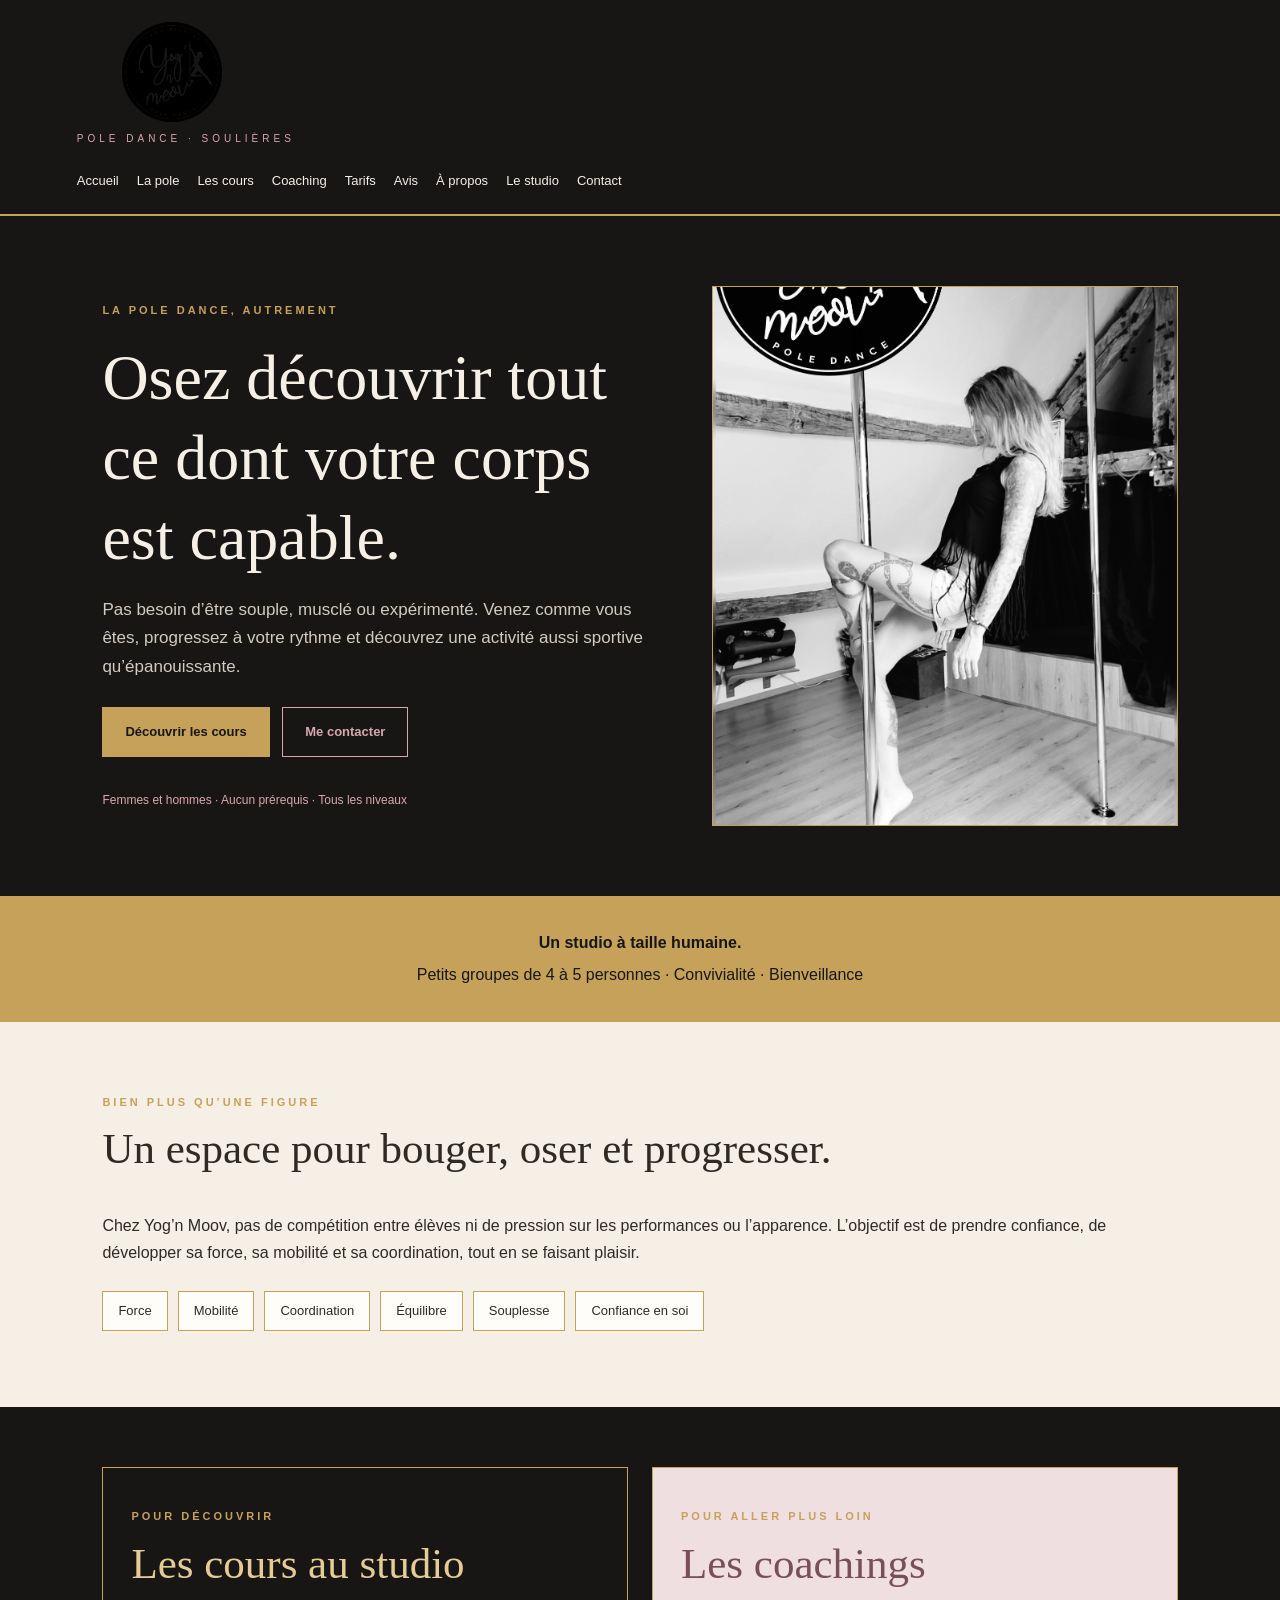
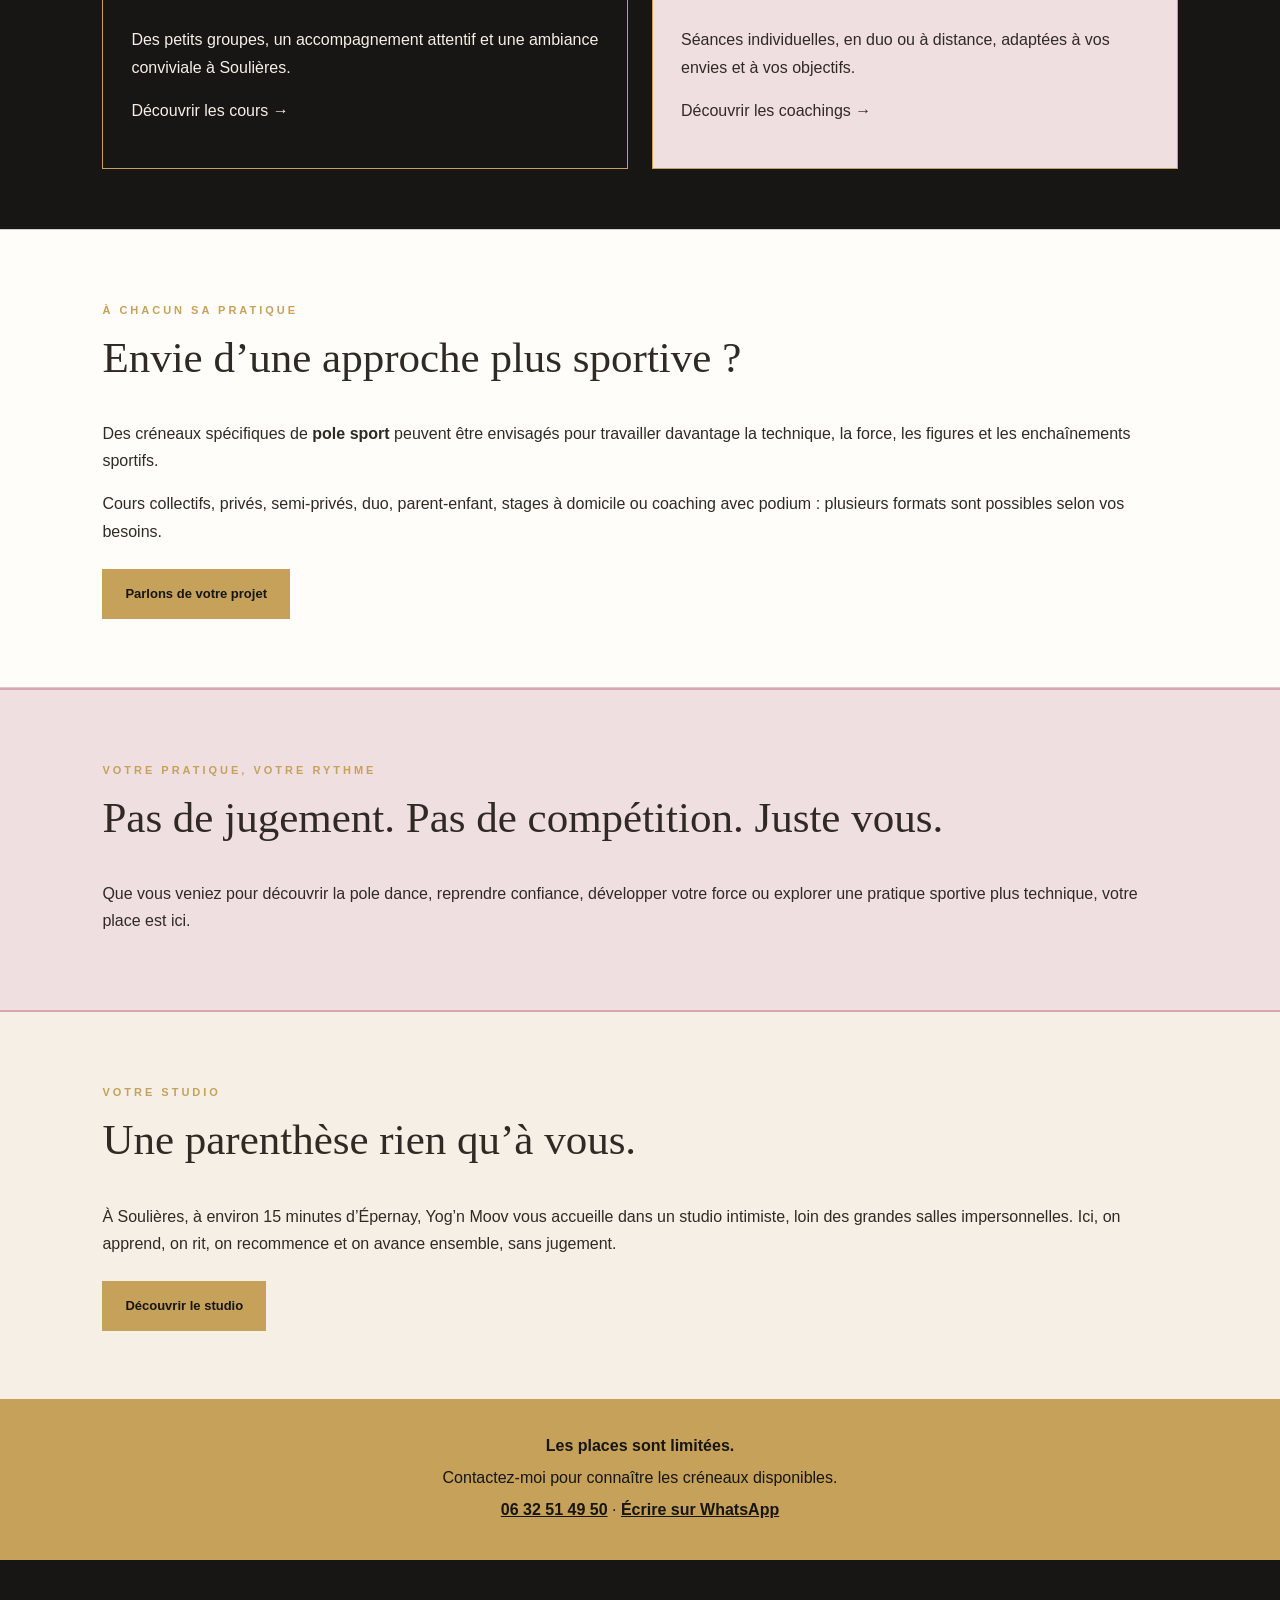
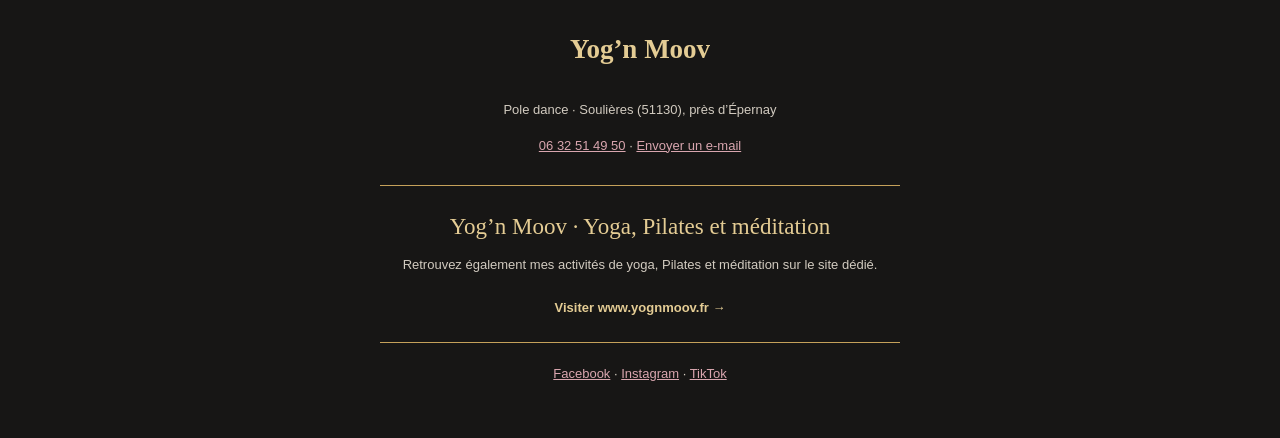
<file: index.html>
<!DOCTYPE html>
<html lang="fr">
<head>
  <meta charset="UTF-8">
  <meta name="viewport" content="width=device-width, initial-scale=1">

  <title>Yog’n Moov | Pole dance près d’Épernay</title>
  <meta name="description" content="Yog’n Moov, studio de pole dance à Soulières près d’Épernay. Cours en petits groupes, aucun prérequis, coachings et pole sport.">
  <meta name="robots" content="index, follow">

  <style>
    :root {
      --black: #171615;
      --gold: #c5a15a;
      --gold-light: #e4cc94;
      --cream: #f5efe6;
      --white: #fffdf9;
      --pink: #d9a6af;
      --pink-light: #f0dfe1;
      --text: #302a25;
    }

    * {
      box-sizing: border-box;
    }

    html {
      scroll-behavior: smooth;
    }

    body {
      margin: 0;
      background: var(--cream);
      color: var(--text);
      font-family: Arial, Helvetica, sans-serif;
      line-height: 1.7;
    }

    a {
      color: inherit;
    }

    header {
      background: var(--black);
      color: var(--cream);
      padding: 22px 6%;
      border-bottom: 2px solid var(--gold);
    }

    .logo {
      display: inline-block;
      text-decoration: none;
    }

    .logo img {
      display: block;
      width: 190px;
      max-width: 100%;
      height: auto;
      max-height: 100px;
      object-fit: contain;
    }

    .brand-caption {
      display: block;
      margin-top: 8px;
      color: var(--pink);
      font-size: 10px;
      letter-spacing: 4px;
    }

    nav {
      display: flex;
      flex-wrap: wrap;
      gap: 10px 18px;
      margin-top: 20px;
    }

    nav a {
      text-decoration: none;
      color: var(--cream);
      font-size: 13px;
    }

    nav a:hover {
      color: var(--pink);
    }

    section {
      padding: 60px 8%;
    }

    .hero {
      background: var(--black);
      color: var(--cream);
      display: grid;
      grid-template-columns: 1.1fr .9fr;
      align-items: center;
      gap: 40px;
      padding-top: 70px;
      padding-bottom: 70px;
    }

    .hero img {
      display: block;
      width: 100%;
      max-height: 540px;
      object-fit: cover;
      object-position: center;
      border: 1px solid var(--gold);
    }

    .kicker {
      color: var(--gold);
      text-transform: uppercase;
      font-size: 11px;
      letter-spacing: 3px;
      font-weight: bold;
    }

    h1, h2, h3 {
      font-family: Georgia, "Times New Roman", serif;
      font-weight: normal;
      line-height: 1.25;
    }

    h1 {
      font-size: clamp(38px, 5vw, 64px);
      margin: 18px 0;
    }

    h2 {
      font-size: clamp(30px, 4vw, 43px);
      margin-top: 10px;
    }

    h3 {
      font-size: 25px;
    }

    .lead {
      font-size: 17px;
      color: #d2cbc0;
    }

    .hero-note {
      font-size: 12px;
      color: var(--pink);
      margin-top: 25px;
    }

    .btn {
      display: inline-block;
      background: var(--gold);
      color: var(--black);
      text-decoration: none;
      padding: 13px 22px;
      margin: 8px 8px 8px 0;
      font-size: 13px;
      font-weight: bold;
      border: 1px solid var(--gold);
    }

    .btn:hover {
      background: var(--gold-light);
    }

    .btn.alt {
      background: transparent;
      color: var(--pink);
      border-color: var(--pink);
    }

    .btn.alt:hover {
      background: var(--pink);
      color: var(--black);
    }

    .band {
      background: var(--gold);
      color: var(--black);
      text-align: center;
      padding: 28px 8%;
    }

    .band p {
      margin: 5px 0;
    }

    .band a {
      font-weight: bold;
    }

    .chips {
      display: flex;
      flex-wrap: wrap;
      gap: 10px;
      list-style: none;
      padding: 0;
      margin-top: 25px;
    }

    .chips li {
      border: 1px solid var(--gold);
      background: var(--white);
      padding: 8px 15px;
      font-size: 13px;
    }

    .doors {
      background: var(--black);
      color: var(--cream);
      display: grid;
      grid-template-columns: 1fr 1fr;
      gap: 24px;
    }

    .door {
      display: block;
      padding: 28px;
      border: 1px solid var(--gold);
      text-decoration: none;
    }

    .door:hover {
      background: #292522;
    }

    .door h2 {
      color: var(--gold-light);
    }

    .door.alt {
      background: var(--pink-light);
      color: var(--text);
    }

    .door.alt h2 {
      color: #77505a;
    }

    .soft {
      background: var(--white);
      border-top: 1px solid #dfc6c8;
      border-bottom: 1px solid #dfc6c8;
    }

    .pink-band {
      background: var(--pink-light);
      border-top: 2px solid var(--pink);
      border-bottom: 2px solid var(--pink);
    }

    footer {
      background: var(--black);
      color: #d2cbc0;
      text-align: center;
      padding: 40px 7%;
      font-size: 13px;
      border-top: 3px solid var(--gold);
    }

    footer a {
      color: var(--pink);
    }

    .footer-brand {
      color: var(--gold-light);
      font-family: Georgia, "Times New Roman", serif;
      font-size: 27px;
      font-weight: bold;
    }

    .footer-yoga {
      margin: 28px auto 20px;
      padding: 22px 15px;
      max-width: 520px;
      border-top: 1px solid var(--gold);
      border-bottom: 1px solid var(--gold);
    }

    .footer-yoga h3 {
      color: var(--gold-light);
      font-size: 23px;
      margin: 5px 0 10px;
    }

    .footer-yoga a {
      display: inline-block;
      margin-top: 8px;
      color: var(--gold-light);
      font-weight: bold;
      text-decoration: none;
    }

    .footer-yoga a:hover {
      color: var(--pink);
    }

    @media (max-width: 760px) {
      header {
        padding: 20px 6%;
      }

      .logo img {
        width: 165px;
      }

      nav {
        gap: 12px 15px;
      }

      .hero,
      .doors {
        grid-template-columns: 1fr;
      }

      .hero {
        padding: 42px 7%;
        gap: 25px;
      }

      .hero img {
        max-height: 420px;
      }

      section {
        padding: 45px 7%;
      }

      h1 {
        font-size: 42px;
      }
    }
  </style>
</head>

<body>

<header>
  <a class="logo" href="index.html" aria-label="Yog’n Moov - Accueil">
    <img
      src="logo_yognmoov_noir_transparent.png"
      alt="Logo Yog’n Moov"
    >
    <span class="brand-caption">POLE DANCE · SOULIÈRES</span>
  </a>

  <nav>
    <a href="index.html">Accueil</a>
    <a href="pole.html">La pole</a>
    <a href="cours.html">Les cours</a>
    <a href="coaching.html">Coaching</a>
    <a href="tarifs.html">Tarifs</a>
    <a href="avis.html">Avis</a>
    <a href="julie.html">À propos</a>
    <a href="studio.html">Le studio</a>
    <a href="contact.html">Contact</a>
  </nav>
</header>

<main>

  <section class="hero">
    <div>
      <p class="kicker">La pole dance, autrement</p>

      <h1>Osez découvrir tout ce dont votre corps est capable.</h1>

      <p class="lead">
        Pas besoin d’être souple, musclé ou expérimenté.
        Venez comme vous êtes, progressez à votre rythme et découvrez
        une activité aussi sportive qu’épanouissante.
      </p>

      <a class="btn" href="cours.html">Découvrir les cours</a>
      <a class="btn alt" href="contact.html">Me contacter</a>

      <p class="hero-note">
        Femmes et hommes · Aucun prérequis · Tous les niveaux
      </p>
    </div>

    <img
      src="studio-assise.jpg"
      alt="Le studio de pole dance Yog’n Moov à Soulières"
    >
  </section>

  <div class="band">
    <p><strong>Un studio à taille humaine.</strong></p>
    <p>Petits groupes de 4 à 5 personnes · Convivialité · Bienveillance</p>
  </div>

  <section>
    <p class="kicker">Bien plus qu’une figure</p>

    <h2>Un espace pour bouger, oser et progresser.</h2>

    <p>
      Chez Yog’n Moov, pas de compétition entre élèves ni de pression
      sur les performances ou l’apparence. L’objectif est de prendre
      confiance, de développer sa force, sa mobilité et sa coordination,
      tout en se faisant plaisir.
    </p>

    <ul class="chips">
      <li>Force</li>
      <li>Mobilité</li>
      <li>Coordination</li>
      <li>Équilibre</li>
      <li>Souplesse</li>
      <li>Confiance en soi</li>
    </ul>
  </section>

  <section class="doors">
    <a class="door" href="cours.html">
      <p class="kicker">Pour découvrir</p>
      <h2>Les cours au studio</h2>
      <p>
        Des petits groupes, un accompagnement attentif et une ambiance
        conviviale à Soulières.
      </p>
      <p>Découvrir les cours →</p>
    </a>

    <a class="door alt" href="coaching.html">
      <p class="kicker">Pour aller plus loin</p>
      <h2>Les coachings</h2>
      <p>
        Séances individuelles, en duo ou à distance, adaptées à vos envies
        et à vos objectifs.
      </p>
      <p>Découvrir les coachings →</p>
    </a>
  </section>

  <section class="soft">
    <p class="kicker">À chacun sa pratique</p>

    <h2>Envie d’une approche plus sportive ?</h2>

    <p>
      Des créneaux spécifiques de <strong>pole sport</strong> peuvent
      être envisagés pour travailler davantage la technique, la force,
      les figures et les enchaînements sportifs.
    </p>

    <p>
      Cours collectifs, privés, semi-privés, duo, parent-enfant,
      stages à domicile ou coaching avec podium : plusieurs formats
      sont possibles selon vos besoins.
    </p>

    <a class="btn" href="contact.html">Parlons de votre projet</a>
  </section>

  <section class="pink-band">
    <p class="kicker">Votre pratique, votre rythme</p>

    <h2>Pas de jugement. Pas de compétition. Juste vous.</h2>

    <p>
      Que vous veniez pour découvrir la pole dance, reprendre confiance,
      développer votre force ou explorer une pratique sportive plus technique,
      votre place est ici.
    </p>
  </section>

  <section>
    <p class="kicker">Votre studio</p>

    <h2>Une parenthèse rien qu’à vous.</h2>

    <p>
      À Soulières, à environ 15 minutes d’Épernay, Yog’n Moov vous
      accueille dans un studio intimiste, loin des grandes salles
      impersonnelles. Ici, on apprend, on rit, on recommence et on
      avance ensemble, sans jugement.
    </p>

    <a class="btn" href="studio.html">Découvrir le studio</a>
  </section>

  <div class="band">
    <p><strong>Les places sont limitées.</strong></p>
    <p>Contactez-moi pour connaître les créneaux disponibles.</p>

    <p>
      <a href="tel:+33632514950">06 32 51 49 50</a>
      ·
      <a href="https://wa.me/33632514950">Écrire sur WhatsApp</a>
    </p>
  </div>

</main>

<footer>
  <p class="footer-brand">Yog’n Moov</p>

  <p>Pole dance · Soulières (51130), près d’Épernay</p>

  <p>
    <a href="tel:+33632514950">06 32 51 49 50</a>
    ·
    <a href="mailto:poledancejulie@gmail.com">Envoyer un e-mail</a>
  </p>

  <div class="footer-yoga">
    <h3>Yog’n Moov · Yoga, Pilates et méditation</h3>
    <p>
      Retrouvez également mes activités de yoga, Pilates et méditation
      sur le site dédié.
    </p>
    <a href="https://www.yognmoov.fr" target="_blank" rel="noopener noreferrer">
      Visiter www.yognmoov.fr →
    </a>
  </div>

  <p>
    <a href="https://www.facebook.com/share/17JPoeD2sn/">Facebook</a>
    ·
    <a href="https://instagram.com/yognmoov_julie?rpxt=eHNpNGN0bmpyZjcz">Instagram</a>
    ·
    <a href="https://www.tiktok.com/@yogn.moov?_r=1&_t=ZN-9AP1Zvefj8Q">TikTok</a>
  </p>
</footer>

</body>
</html>
</file>
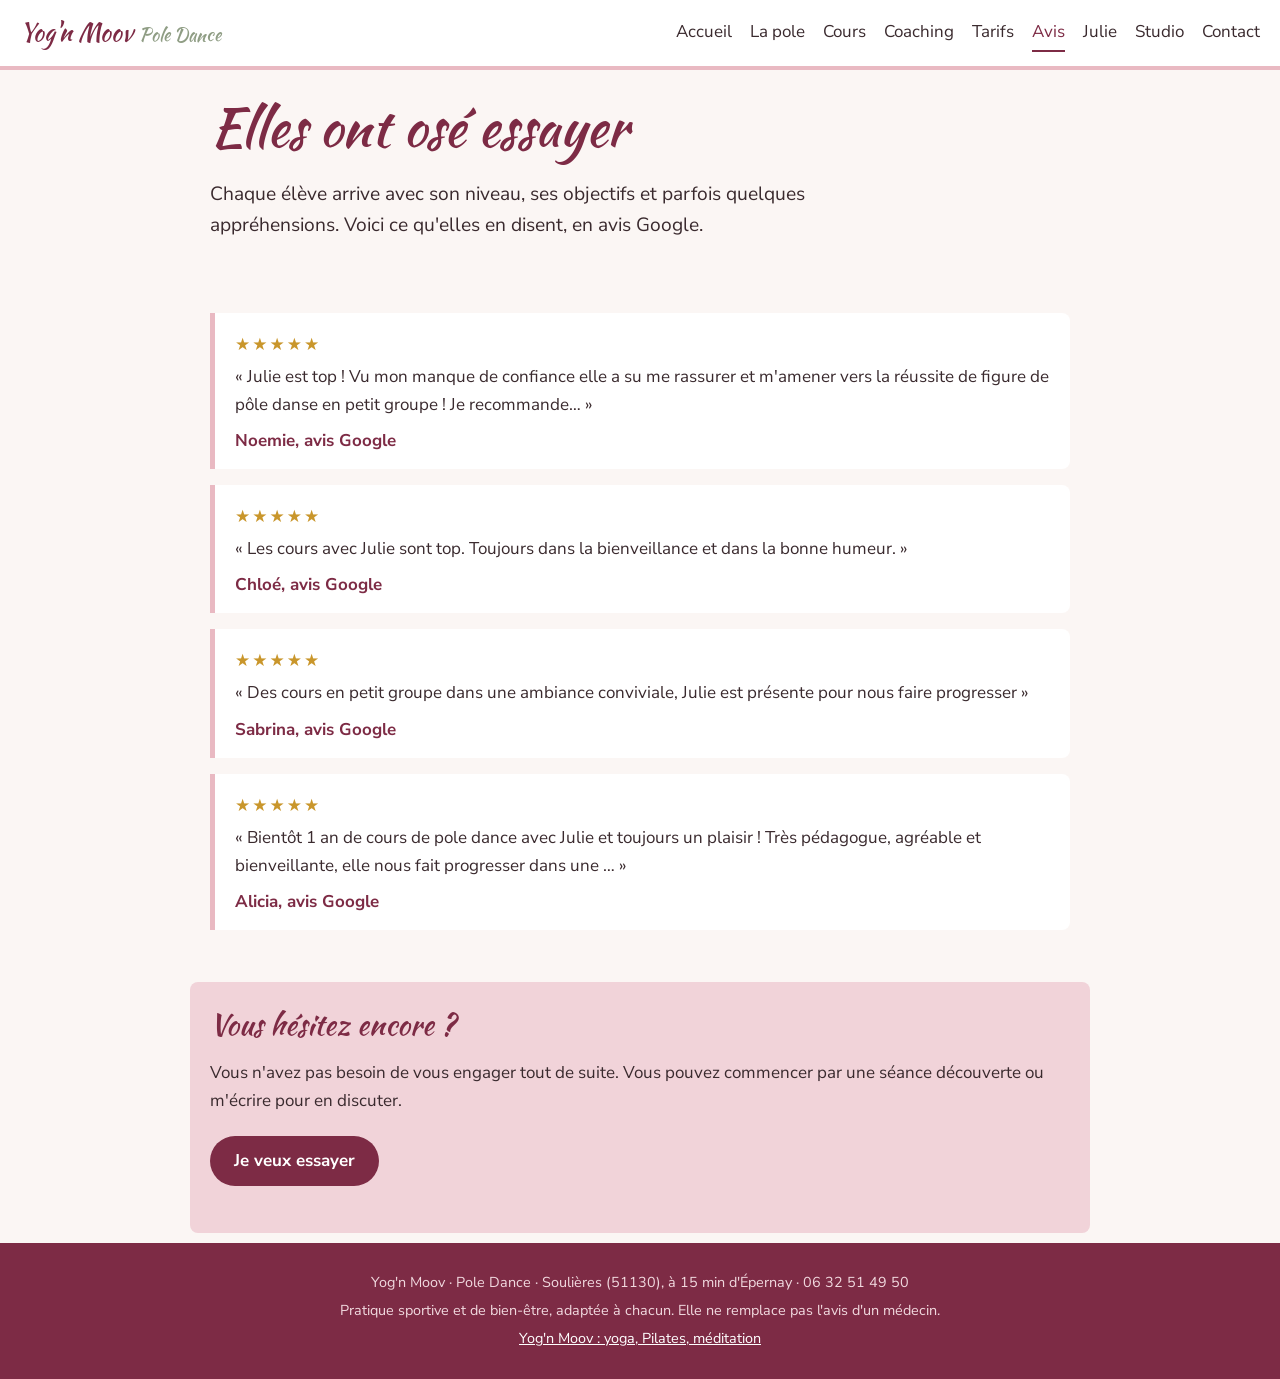
<file: avis.html>
<!DOCTYPE html>
<html lang="fr"><head><meta charset="utf-8"><meta name="viewport" content="width=device-width, initial-scale=1">
<title>Avis des élèves | Yog'n Moov Pole Dance</title><meta name="description" content="Avis d'élèves sur les cours de pole dance de Julie à Soulières : petits groupes, bienveillance et progression.">
<link href="https://fonts.googleapis.com/css2?family=Kaushan+Script&family=Nunito+Sans:wght@400;700&display=swap" rel="stylesheet">
<link rel="stylesheet" href="style.css"></head><body>
<header><a class="logo" href="index.html">Yog'n Moov <span>Pole Dance</span></a><nav><a href="index.html">Accueil</a><a href="pole.html">La pole</a><a href="cours.html">Cours</a><a href="coaching.html">Coaching</a><a href="tarifs.html">Tarifs</a><a href="avis.html" aria-current="page">Avis</a><a href="julie.html">Julie</a><a href="studio.html">Studio</a><a href="contact.html">Contact</a></nav></header>
<main>
<section><h1>Elles ont osé essayer</h1><p class="lead">Chaque élève arrive avec son niveau, ses objectifs et parfois quelques appréhensions. Voici ce qu'elles en disent, en avis Google.</p></section>
<section>
<blockquote class="quote"><p class="stars" aria-label="5 étoiles sur 5">★★★★★</p><p>« Julie est top ! Vu mon manque de confiance elle a su me rassurer et m'amener vers la réussite de figure de pôle danse en petit groupe ! Je recommande… »</p><cite>Noemie, avis Google</cite></blockquote>
<blockquote class="quote"><p class="stars" aria-label="5 étoiles sur 5">★★★★★</p><p>« Les cours avec Julie sont top. Toujours dans la bienveillance et dans la bonne humeur. »</p><cite>Chloé, avis Google</cite></blockquote>
<blockquote class="quote"><p class="stars" aria-label="5 étoiles sur 5">★★★★★</p><p>« Des cours en petit groupe dans une ambiance conviviale, Julie est présente pour nous faire progresser »</p><cite>Sabrina, avis Google</cite></blockquote>
<blockquote class="quote"><p class="stars" aria-label="5 étoiles sur 5">★★★★★</p><p>« Bientôt 1 an de cours de pole dance avec Julie et toujours un plaisir ! Très pédagogue, agréable et bienveillante, elle nous fait progresser dans une … »</p><cite>Alicia, avis Google</cite></blockquote></section>
<section class="soft"><h2>Vous hésitez encore ?</h2><p>Vous n'avez pas besoin de vous engager tout de suite. Vous pouvez commencer par une séance découverte ou m'écrire pour en discuter.</p>
<p><a class="btn" href="contact.html">Je veux essayer</a></p></section></main>
<footer><p>Yog'n Moov · Pole Dance · Soulières (51130), à 15 min d'Épernay · 06 32 51 49 50</p>
<p>Pratique sportive et de bien-être, adaptée à chacun. Elle ne remplace pas l'avis d'un médecin.</p>
<p><a href="https://www.yognmoov.fr">Yog'n Moov : yoga, Pilates, méditation</a></p></footer></body></html>
</file>
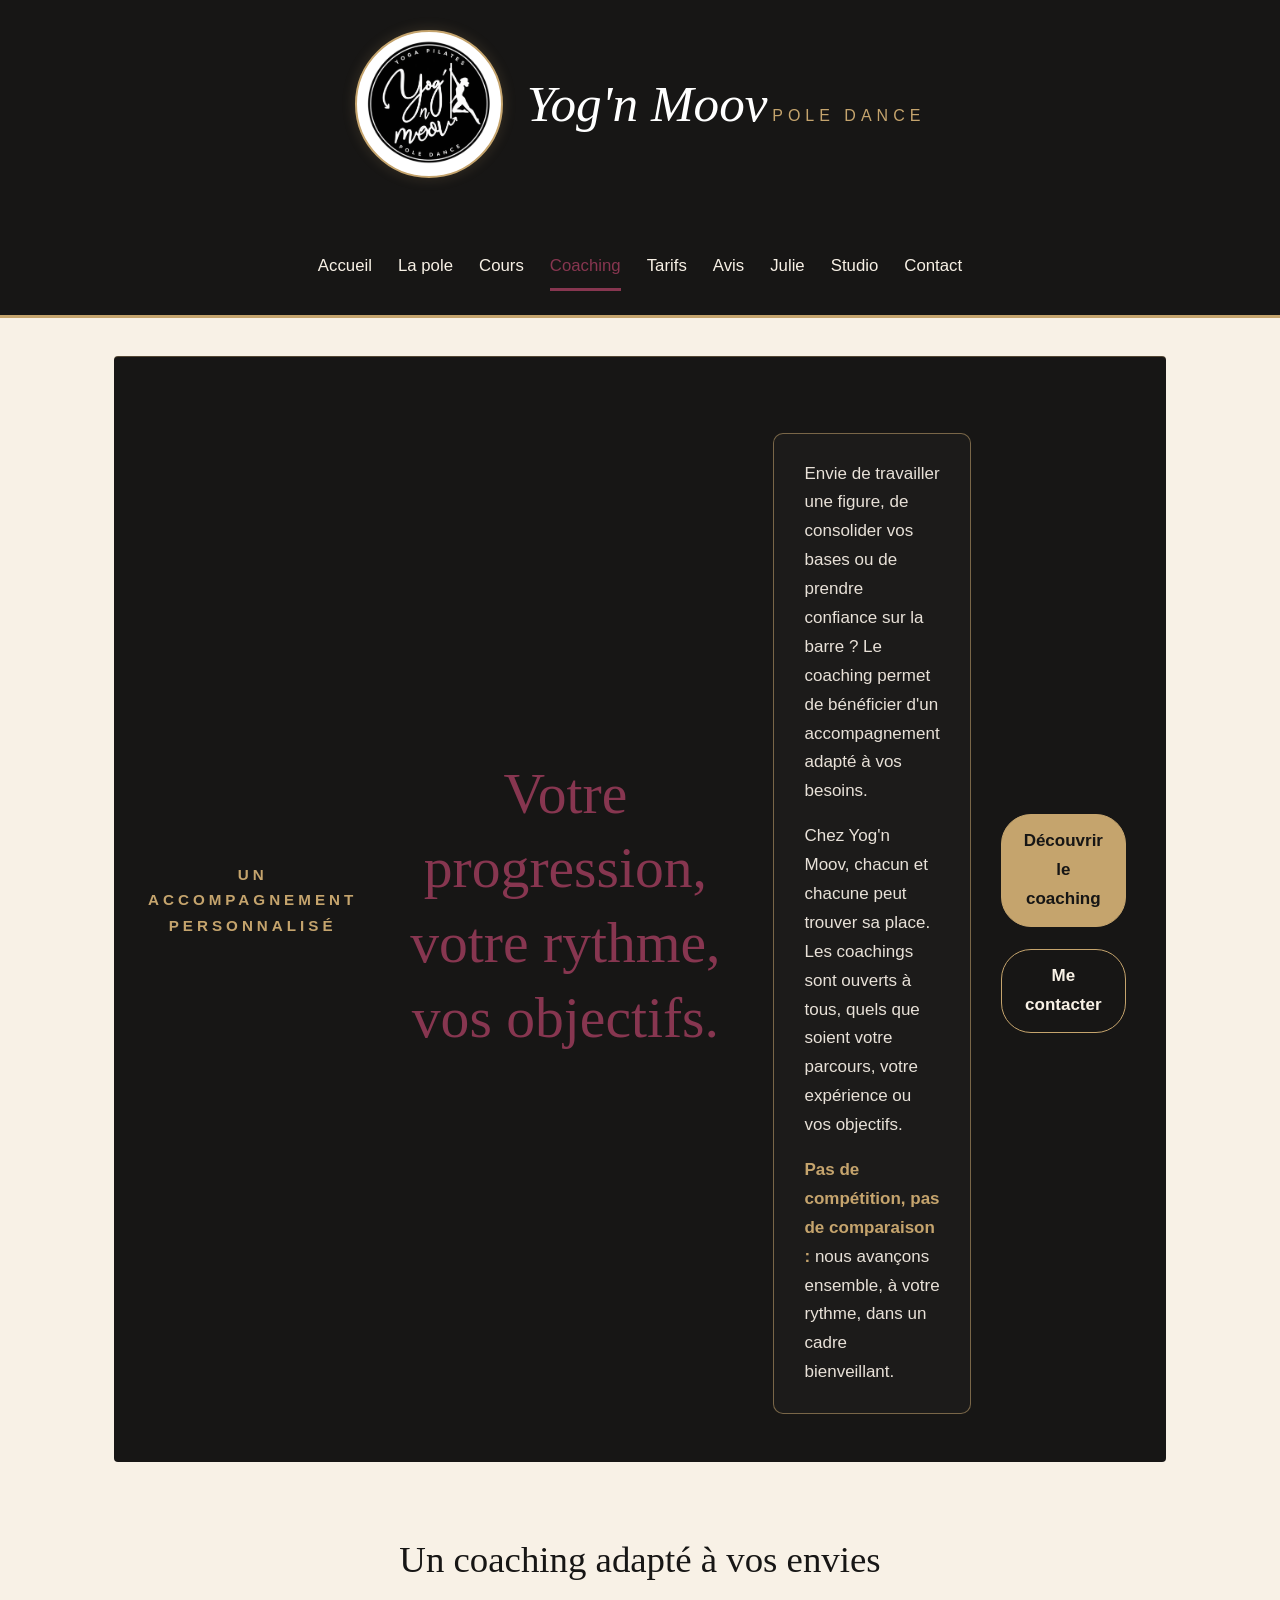
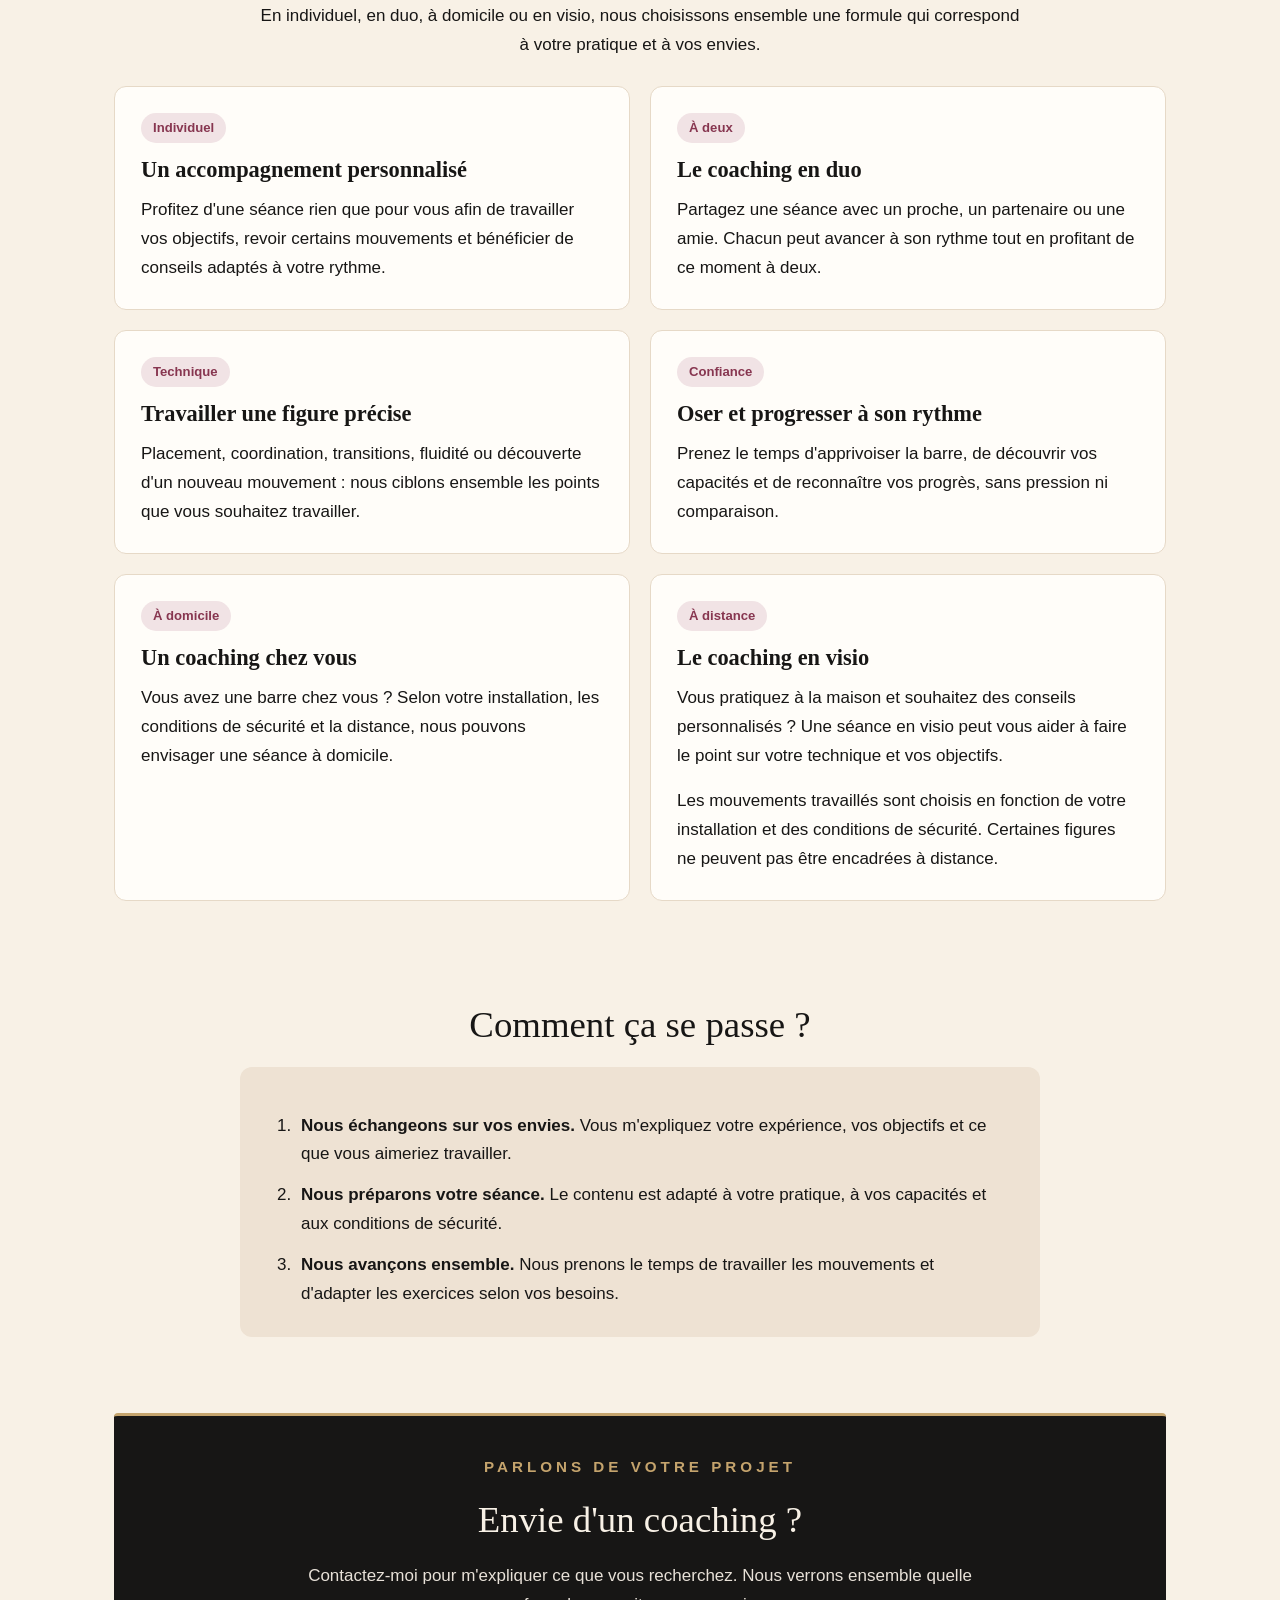
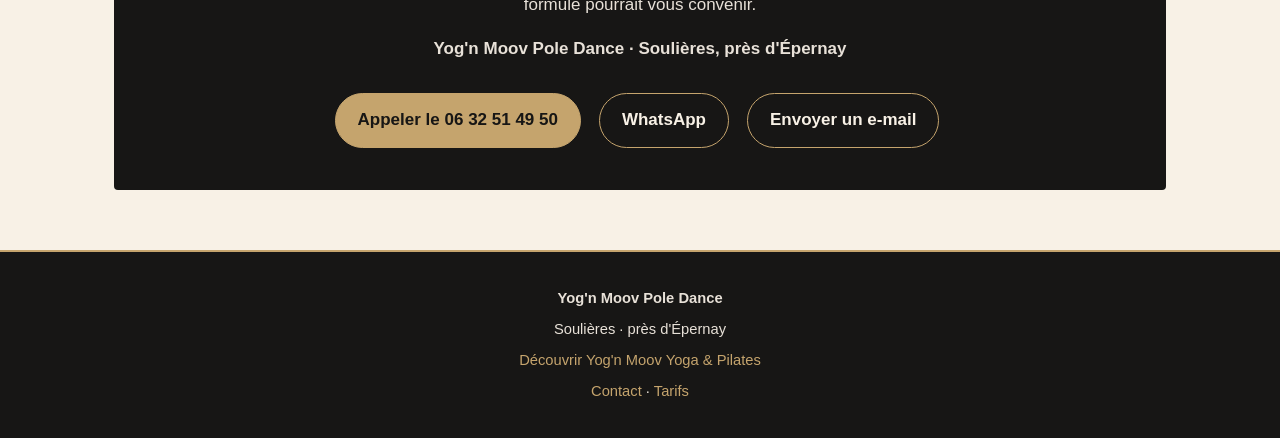
<file: coaching.html>
<!DOCTYPE html>
<html lang="fr">
<head>
  <meta charset="UTF-8">
  <meta name="viewport" content="width=device-width, initial-scale=1">

  <title>Coaching personnalisé | Yog'n Moov Pole Dance</title>
  <meta name="description" content="Coaching de pole dance personnalisé à Soulières près d'Épernay, en duo, à domicile ou en visio. Progressez à votre rythme avec Yog'n Moov.">

  <link rel="stylesheet" href="style.css">

  <style>
    :root {
      --noir: #171615;
      --dore: #c5a46d;
      --bordeaux: #873650;
      --creme: #f8f1e6;
      --blanc-casse: #e8e1d8;
      --bordure: #e6d9c7;
    }

    * {
      box-sizing: border-box;
    }

    html {
      scroll-behavior: smooth;
    }

    body {
      margin: 0;
      background: var(--creme);
      color: var(--noir);
      font-family: "Nunito Sans", Arial, sans-serif;
      line-height: 1.7;
    }

    /* EN-TÊTE : logo et nom côte à côte */

    .site-header {
      background: var(--noir);
      color: var(--creme);
      border-bottom: 3px solid var(--dore);
      padding: 30px 5% 0;
    }

    .brand {
      display: flex;
      align-items: center;
      gap: 24px;
      max-width: 1180px;
      margin: 0 auto;
      text-decoration: none;
      color: inherit;
    }

    .brand-logo {
      flex: 0 0 148px;
      width: 148px;
      height: 148px;
      border-radius: 50%;
      background: #fff;
      border: 2px solid var(--dore);
      padding: 7px;
      display: flex;
      align-items: center;
      justify-content: center;
      box-shadow: 0 0 14px rgba(197, 164, 109, 0.2);
    }

    .brand-logo img {
      width: 100%;
      height: 100%;
      object-fit: contain;
      border-radius: 50%;
      display: block;
    }

    .brand-text {
      min-width: 0;
    }

    .brand-name {
      font-family: Georgia, "Times New Roman", serif;
      font-size: clamp(2rem, 4vw, 3.2rem);
      font-style: italic;
      line-height: 1.2;
      color: #fff;
      margin: 0;
    }

    .brand-subtitle {
      color: var(--dore);
      font-size: 1rem;
      letter-spacing: 5px;
      margin-top: 5px;
    }

    .main-nav {
      max-width: 1180px;
      margin: 42px auto 0;
      padding: 18px 0 24px;
      display: flex;
      flex-wrap: wrap;
      align-items: center;
      gap: 18px 26px;
    }

    .main-nav a {
      color: var(--creme);
      text-decoration: none;
      font-size: 1.05rem;
      padding-bottom: 7px;
      border-bottom: 3px solid transparent;
    }

    .main-nav a:hover,
    .main-nav a[aria-current="page"] {
      color: var(--bordeaux);
      border-bottom-color: var(--bordeaux);
    }

    /* CONTENU */

    main {
      width: 100%;
      max-width: 1100px;
      margin: 0 auto;
      padding: 38px 24px 60px;
    }

    h1, h2, h3 {
      font-family: Georgia, "Times New Roman", serif;
      line-height: 1.3;
    }

    h1 {
      color: var(--bordeaux);
      font-size: clamp(2rem, 5vw, 3.6rem);
      font-weight: normal;
      text-align: center;
      margin: 20px auto 26px;
      max-width: 800px;
      overflow-wrap: break-word;
    }

    h2 {
      color: var(--noir);
      font-size: clamp(1.7rem, 4vw, 2.3rem);
      font-weight: normal;
      text-align: center;
      margin: 0 auto 18px;
    }

    h3 {
      font-size: 1.4rem;
      margin: 0 0 12px;
      color: var(--noir);
    }

    p {
      margin: 0 0 16px;
    }

    .hero {
      background: var(--noir);
      color: var(--blanc-casse);
      border-radius: 4px;
      padding: 48px 34px;
      margin-bottom: 48px;
      border-top: 1px solid rgba(197, 164, 109, 0.35);
    }

    .eyebrow {
      text-align: center;
      color: var(--dore);
      font-size: 0.95rem;
      letter-spacing: 4px;
      font-weight: bold;
      text-transform: uppercase;
      margin-bottom: 18px;
    }

    .hero-intro {
      max-width: 760px;
      width: 100%;
      margin: 28px auto 0;
      padding: 26px 30px;
      border: 1px solid rgba(197, 164, 109, 0.55);
      border-radius: 10px;
      text-align: left;
      background: rgba(255, 255, 255, 0.025);
      overflow-wrap: break-word;
    }

    .hero-intro p:last-child {
      margin-bottom: 0;
    }

    .hero-intro strong {
      color: var(--dore);
    }

    .hero-actions {
      display: flex;
      flex-wrap: wrap;
      justify-content: center;
      gap: 14px;
      margin-top: 28px;
    }

    .btn {
      display: inline-block;
      text-decoration: none;
      text-align: center;
      padding: 12px 22px;
      border-radius: 30px;
      font-weight: bold;
      border: 1px solid var(--dore);
      transition: 0.2s ease;
    }

    .btn-gold {
      color: var(--noir);
      background: var(--dore);
    }

    .btn-outline {
      color: var(--creme);
      background: transparent;
    }

    .btn:hover {
      transform: translateY(-2px);
    }

    .section {
      margin: 48px 0;
    }

    .section-intro {
      max-width: 760px;
      margin: 0 auto 26px;
      text-align: center;
    }

    .cards {
      display: grid;
      grid-template-columns: repeat(2, minmax(0, 1fr));
      gap: 20px;
    }

    .card {
      min-width: 0;
      background: #fffdf9;
      border: 1px solid var(--bordure);
      border-radius: 12px;
      padding: 26px;
    }

    .card-label {
      display: inline-block;
      color: var(--bordeaux);
      background: #f1e3e5;
      padding: 4px 12px;
      border-radius: 25px;
      font-size: 0.82rem;
      font-weight: bold;
      margin-bottom: 12px;
    }

    .card p:last-child {
      margin-bottom: 0;
    }

    .steps {
      max-width: 800px;
      margin: 0 auto;
      background: #eee2d3;
      padding: 28px 32px;
      border-radius: 12px;
    }

    .steps ol {
      padding-left: 24px;
      margin-bottom: 0;
    }

    .steps li {
      padding-left: 5px;
      margin-bottom: 12px;
    }

    .steps li:last-child {
      margin-bottom: 0;
    }

    .contact-box {
      margin-top: 50px;
      background: var(--noir);
      color: var(--blanc-casse);
      text-align: center;
      padding: 38px 24px;
      border-top: 3px solid var(--dore);
      border-radius: 4px;
    }

    .contact-box h2 {
      color: var(--creme);
    }

    .contact-box p {
      max-width: 680px;
      margin: 0 auto 16px;
    }

    .contact-links {
      display: flex;
      flex-wrap: wrap;
      justify-content: center;
      gap: 12px;
      margin-top: 25px;
    }

    footer {
      background: var(--noir);
      color: var(--blanc-casse);
      text-align: center;
      padding: 28px 18px;
      border-top: 2px solid var(--dore);
      font-size: 0.92rem;
    }

    footer p {
      margin: 6px 0;
    }

    footer a {
      color: var(--dore);
      text-decoration: none;
    }

    /* ADAPTATION AUX TÉLÉPHONES */

    @media (max-width: 650px) {
      .site-header {
        padding: 24px 18px 0;
      }

      .brand {
        gap: 18px;
      }

      .brand-logo {
        flex-basis: 112px;
        width: 112px;
        height: 112px;
        padding: 5px;
      }

      .brand-name {
        font-size: clamp(1.6rem, 6vw, 2.3rem);
      }

      .brand-subtitle {
        font-size: 0.75rem;
        letter-spacing: 3px;
      }

      .main-nav {
        margin-top: 38px;
        padding: 12px 0 24px;
        gap: 16px 20px;
      }

      .main-nav a {
        font-size: 1rem;
      }

      main {
        padding: 24px 12px 40px;
      }

      .hero {
        padding: 34px 18px;
        margin-bottom: 34px;
      }

      .eyebrow {
        font-size: 0.78rem;
        letter-spacing: 3px;
      }

      h1 {
        font-size: clamp(2rem, 8vw, 2.8rem);
        padding: 0 4px;
        margin: 18px auto 22px;
      }

      .hero-intro {
        padding: 22px 18px;
        margin-top: 24px;
      }

      .cards {
        grid-template-columns: 1fr;
      }

      .card {
        padding: 23px;
      }

      .steps {
        padding: 24px 20px;
      }

      .contact-box {
        padding: 32px 18px;
      }

      .hero-actions .btn,
      .contact-links .btn {
        width: 100%;
        max-width: 340px;
      }
    }

    @media (max-width: 380px) {
      .brand {
        gap: 12px;
      }

      .brand-logo {
        flex-basis: 92px;
        width: 92px;
        height: 92px;
      }

      .brand-name {
        font-size: 1.55rem;
      }

      .brand-subtitle {
        font-size: 0.66rem;
        letter-spacing: 2px;
      }

      .main-nav {
        gap: 14px;
      }

      .hero-intro {
        padding: 20px 15px;
      }
    }
  </style>
</head>

<body>

<header class="site-header">
  <a class="brand" href="index.html" aria-label="Accueil Yog'n Moov Pole Dance">
    <span class="brand-logo">
      <img src="logo-yognmoov.png" alt="Logo Yog'n Moov">
    </span>

    <span class="brand-text">
      <span class="brand-name">Yog'n Moov</span>
      <span class="brand-subtitle">POLE DANCE</span>
    </span>
  </a>

  <nav class="main-nav" aria-label="Navigation principale">
    <a href="index.html">Accueil</a>
    <a href="pole.html">La pole</a>
    <a href="cours.html">Cours</a>
    <a href="coaching.html" aria-current="page">Coaching</a>
    <a href="tarifs.html">Tarifs</a>
    <a href="avis.html">Avis</a>
    <a href="julie.html">Julie</a>
    <a href="studio.html">Studio</a>
    <a href="contact.html">Contact</a>
  </nav>
</header>

<main>

  <section class="hero">
    <p class="eyebrow">Un accompagnement personnalisé</p>

    <h1>Votre progression, votre rythme, vos objectifs.</h1>

    <div class="hero-intro">
      <p>
        Envie de travailler une figure, de consolider vos bases ou de
        prendre confiance sur la barre ? Le coaching permet de bénéficier
        d'un accompagnement adapté à vos besoins.
      </p>

      <p>
        Chez Yog'n Moov, chacun et chacune peut trouver sa place.
        Les coachings sont ouverts à tous, quels que soient votre parcours,
        votre expérience ou vos objectifs.
      </p>

      <p>
        <strong>Pas de compétition, pas de comparaison :</strong>
        nous avançons ensemble, à votre rythme, dans un cadre bienveillant.
      </p>
    </div>

    <div class="hero-actions">
      <a class="btn btn-gold" href="#details">Découvrir le coaching</a>
      <a class="btn btn-outline" href="#contact">Me contacter</a>
    </div>
  </section>

  <section class="section" id="details">
    <h2>Un coaching adapté à vos envies</h2>

    <p class="section-intro">
      En individuel, en duo, à domicile ou en visio, nous choisissons
      ensemble une formule qui correspond à votre pratique et à vos envies.
    </p>

    <div class="cards">

      <article class="card">
        <span class="card-label">Individuel</span>
        <h3>Un accompagnement personnalisé</h3>
        <p>
          Profitez d'une séance rien que pour vous afin de travailler
          vos objectifs, revoir certains mouvements et bénéficier de
          conseils adaptés à votre rythme.
        </p>
      </article>

      <article class="card">
        <span class="card-label">À deux</span>
        <h3>Le coaching en duo</h3>
        <p>
          Partagez une séance avec un proche, un partenaire ou une amie.
          Chacun peut avancer à son rythme tout en profitant de ce moment
          à deux.
        </p>
      </article>

      <article class="card">
        <span class="card-label">Technique</span>
        <h3>Travailler une figure précise</h3>
        <p>
          Placement, coordination, transitions, fluidité ou découverte
          d'un nouveau mouvement : nous ciblons ensemble les points
          que vous souhaitez travailler.
        </p>
      </article>

      <article class="card">
        <span class="card-label">Confiance</span>
        <h3>Oser et progresser à son rythme</h3>
        <p>
          Prenez le temps d'apprivoiser la barre, de découvrir vos
          capacités et de reconnaître vos progrès, sans pression
          ni comparaison.
        </p>
      </article>

      <article class="card">
        <span class="card-label">À domicile</span>
        <h3>Un coaching chez vous</h3>
        <p>
          Vous avez une barre chez vous ? Selon votre installation,
          les conditions de sécurité et la distance, nous pouvons
          envisager une séance à domicile.
        </p>
      </article>

      <article class="card">
        <span class="card-label">À distance</span>
        <h3>Le coaching en visio</h3>
        <p>
          Vous pratiquez à la maison et souhaitez des conseils
          personnalisés ? Une séance en visio peut vous aider à faire
          le point sur votre technique et vos objectifs.
        </p>
        <p>
          Les mouvements travaillés sont choisis en fonction de votre
          installation et des conditions de sécurité. Certaines figures
          ne peuvent pas être encadrées à distance.
        </p>
      </article>

    </div>
  </section>

  <section class="section">
    <h2>Comment ça se passe ?</h2>

    <div class="steps">
      <ol>
        <li>
          <strong>Nous échangeons sur vos envies.</strong>
          Vous m'expliquez votre expérience, vos objectifs et ce que
          vous aimeriez travailler.
        </li>
        <li>
          <strong>Nous préparons votre séance.</strong>
          Le contenu est adapté à votre pratique, à vos capacités
          et aux conditions de sécurité.
        </li>
        <li>
          <strong>Nous avançons ensemble.</strong>
          Nous prenons le temps de travailler les mouvements et
          d'adapter les exercices selon vos besoins.
        </li>
      </ol>
    </div>
  </section>

  <section class="contact-box" id="contact">
    <p class="eyebrow">Parlons de votre projet</p>
    <h2>Envie d'un coaching ?</h2>

    <p>
      Contactez-moi pour m'expliquer ce que vous recherchez.
      Nous verrons ensemble quelle formule pourrait vous convenir.
    </p>

    <p><strong>Yog'n Moov Pole Dance · Soulières, près d'Épernay</strong></p>

    <div class="contact-links">
      <a class="btn btn-gold" href="tel:+33632514950">
        Appeler le 06 32 51 49 50
      </a>

      <a class="btn btn-outline"
         href="https://wa.me/33632514950"
         target="_blank" rel="noopener">
        WhatsApp
      </a>

      <a class="btn btn-outline"
         href="mailto:poledancejulie@gmail.com">
        Envoyer un e-mail
      </a>
    </div>
  </section>

</main>

<footer>
  <p><strong>Yog'n Moov Pole Dance</strong></p>
  <p>Soulières · près d'Épernay</p>
  <p><a href="https://www.yognmoov.fr" target="_blank" rel="noopener">
    Découvrir Yog'n Moov Yoga & Pilates
  </a></p>
  <p><a href="contact.html">Contact</a> · <a href="tarifs.html">Tarifs</a></p>
</footer>

</body>
</html>
</file>
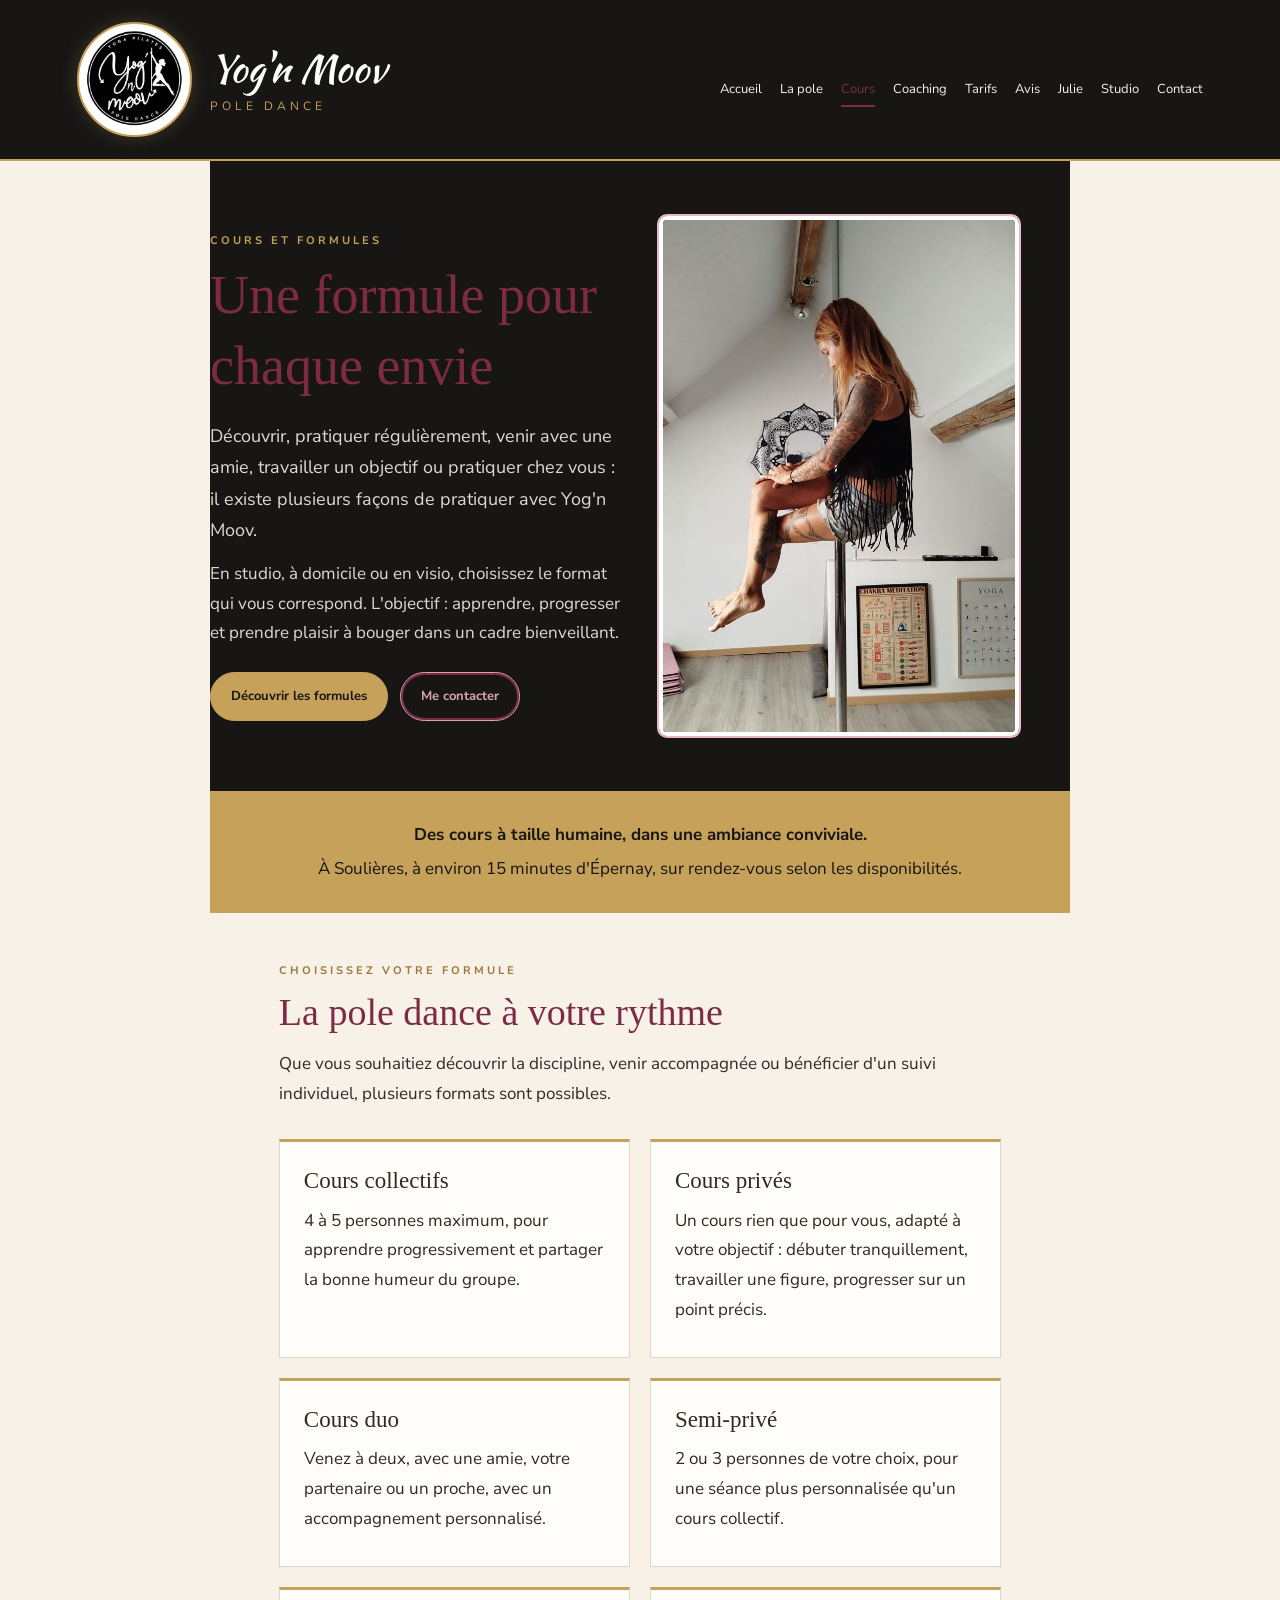
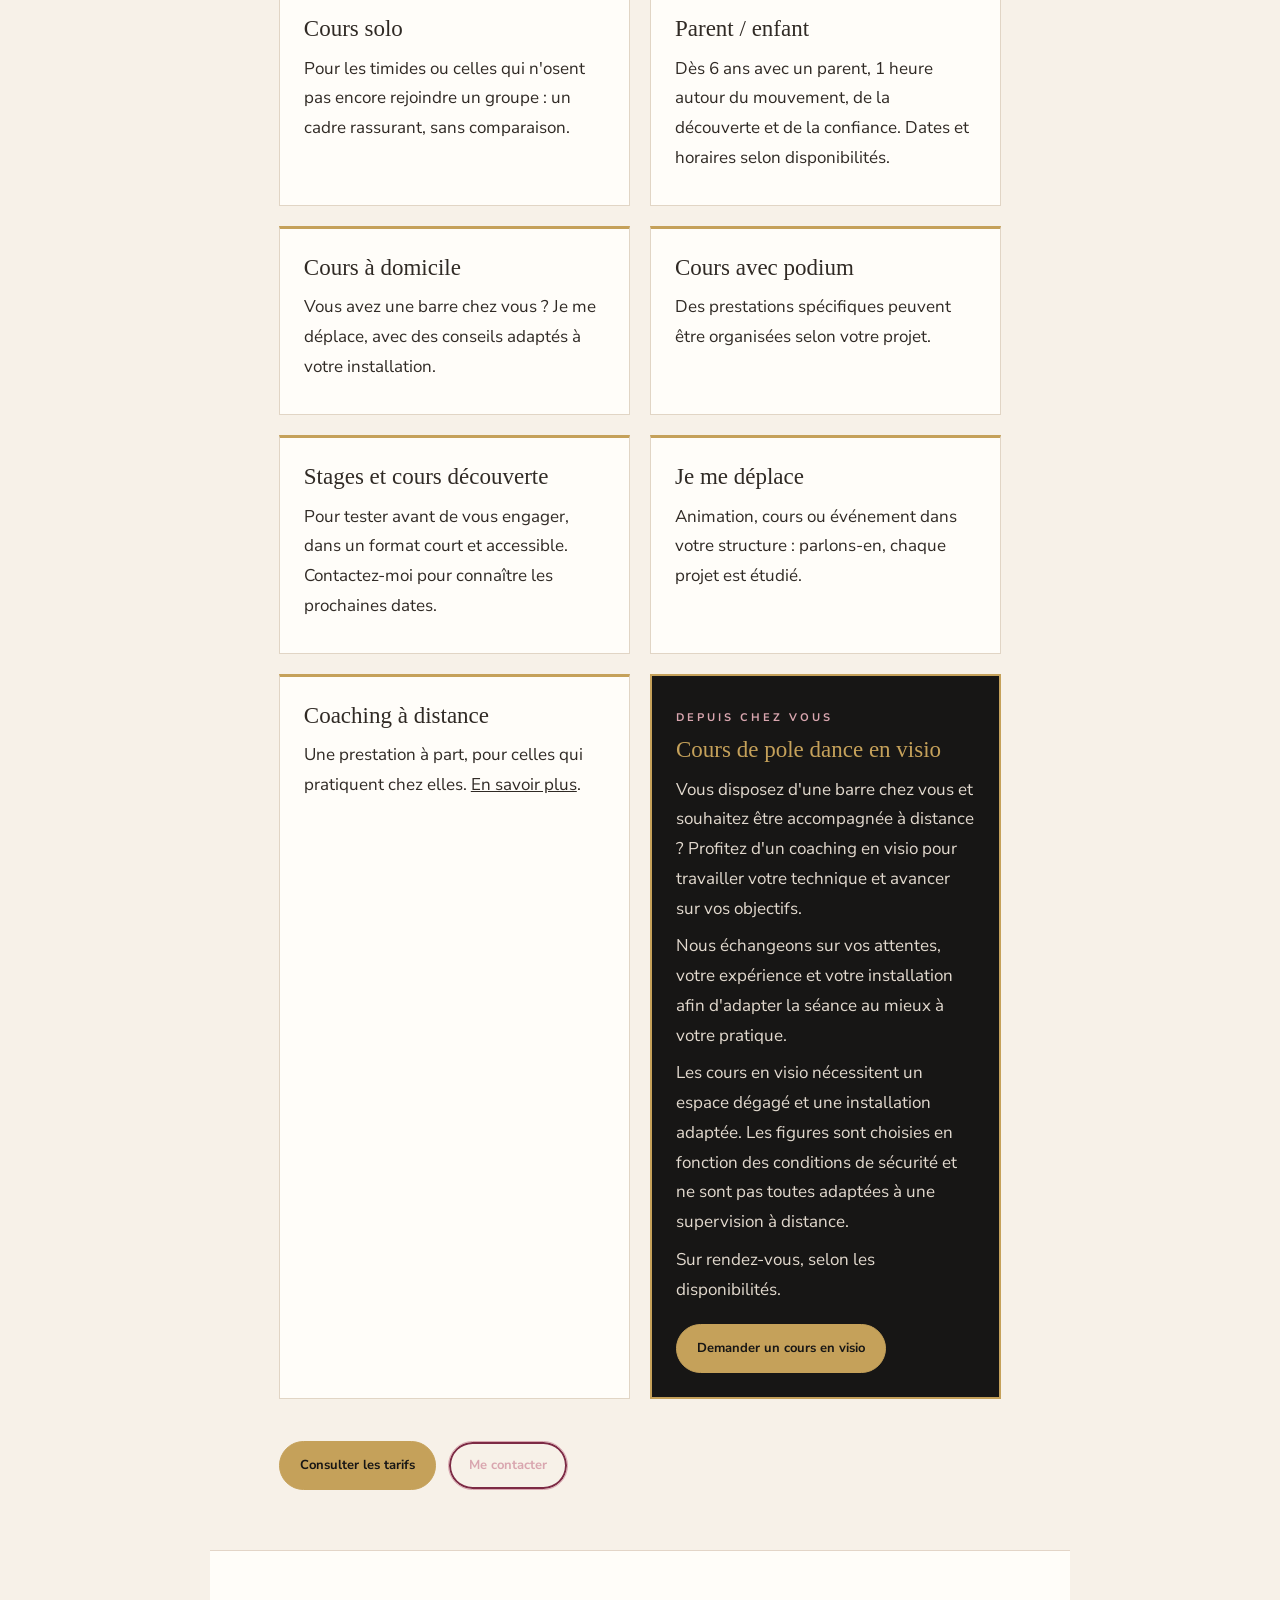
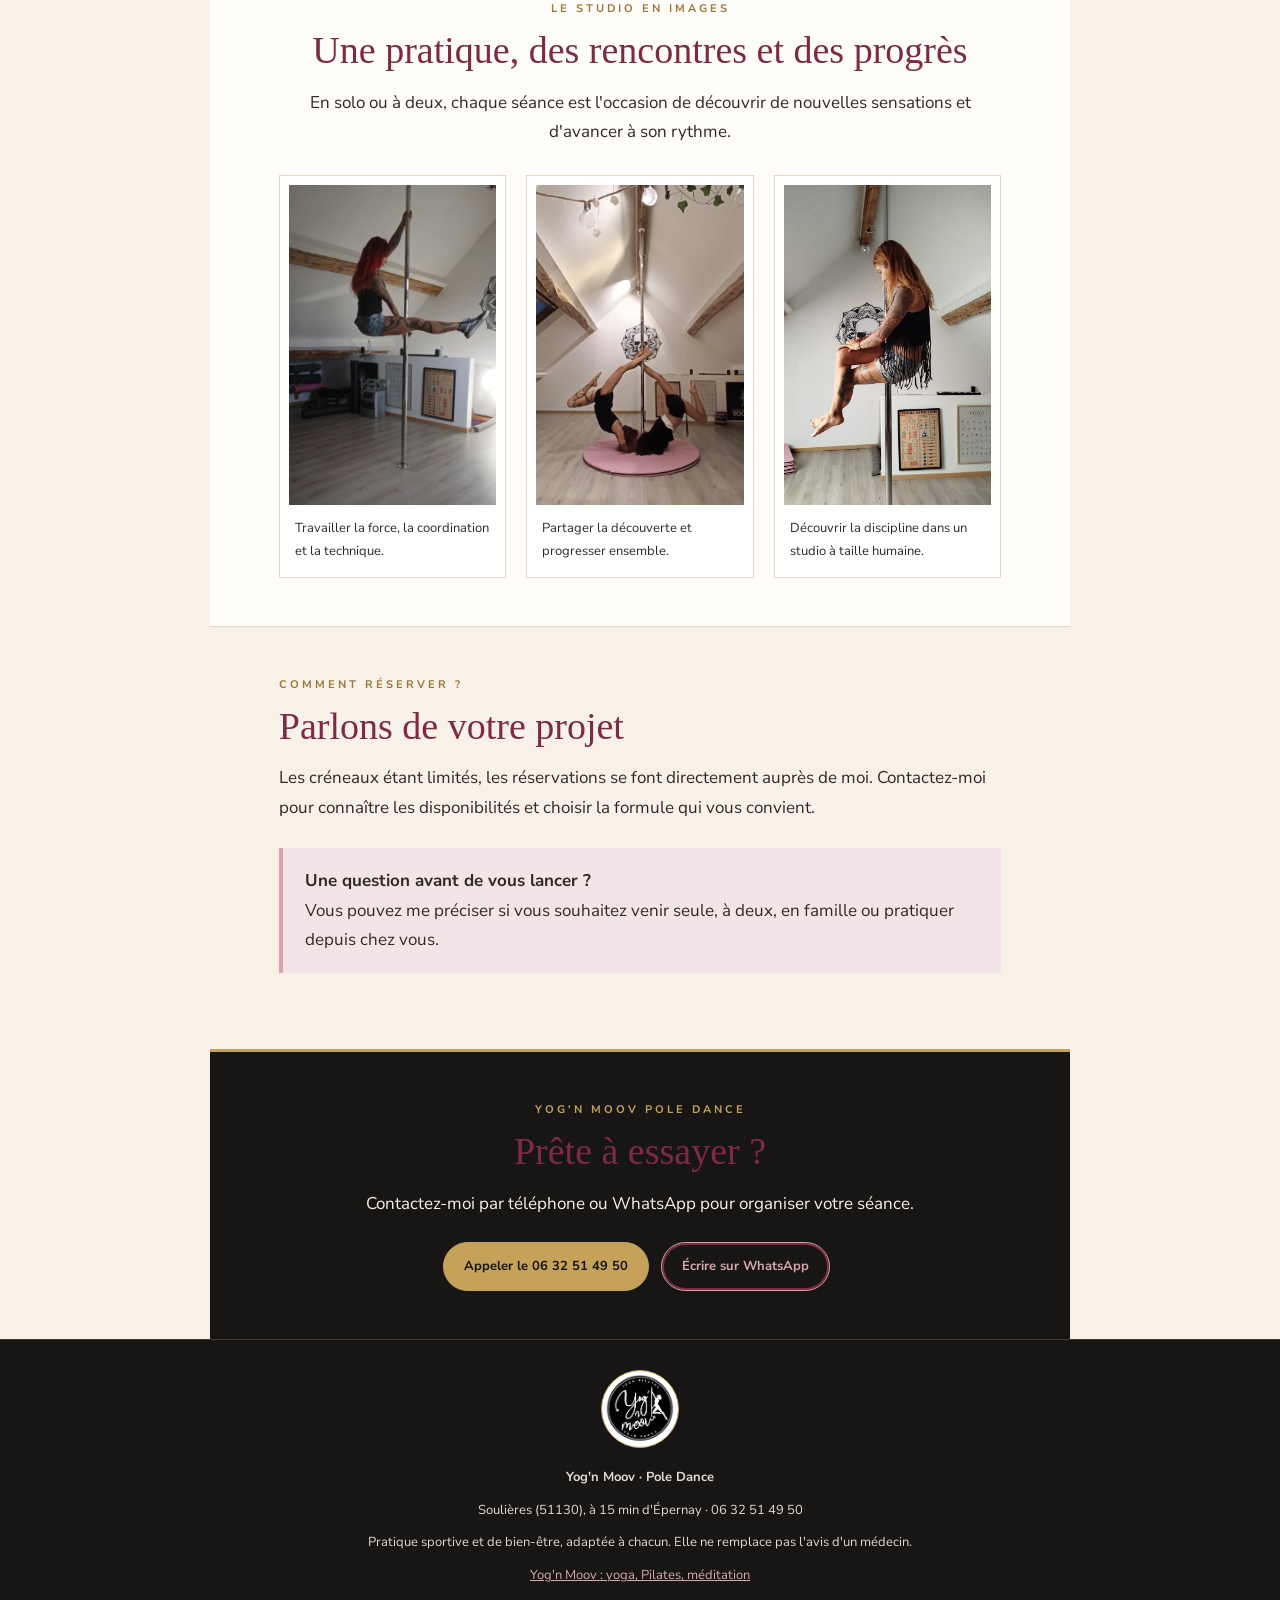
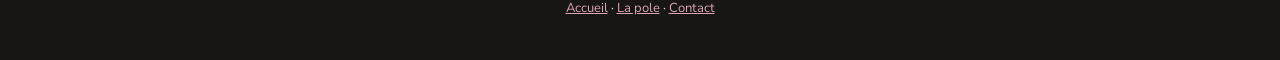
<file: cours.html>
<!DOCTYPE html>
<html lang="fr">
<head>
<meta charset="utf-8">
<meta name="viewport" content="width=device-width, initial-scale=1">

<title>Cours et formules | Yog'n Moov Pole Dance</title>
<meta name="description" content="Cours de pole dance collectifs, privés, duo, semi-privés, solo, parent-enfant, à domicile, en visio, stages et prestations à Soulières près d'Épernay.">

<link href="https://fonts.googleapis.com/css2?family=Kaushan+Script&family=Nunito+Sans:wght@400;700&display=swap" rel="stylesheet">
<link rel="stylesheet" href="style.css">

<style>
:root {
  --noir:#171615;
  --dore:#c5a15a;
  --creme:#f7f1e8;
  --rose:#d9a6af;
  --rose-clair:#f3e5e7;
  --blanc:#fffdf9;
  --texte:#302a25;
}

* { box-sizing:border-box; }

html { scroll-behavior:smooth; }

body {
  margin:0;
  background:var(--creme);
  color:var(--texte);
  font-family:'Nunito Sans',Arial,sans-serif;
  line-height:1.75;
}

a { color:inherit; }

header {
  background:var(--noir);
  color:var(--creme);
  padding:22px 6%;
  border-bottom:2px solid var(--dore);
}

.brand {
  display:flex;
  align-items:center;
  gap:18px;
  text-decoration:none;
}

.logo-box {
  width:115px;
  height:115px;
  flex-shrink:0;
  border-radius:50%;
  background:#fff;
  display:flex;
  align-items:center;
  justify-content:center;
  padding:5px;
  border:2px solid var(--dore);
  box-shadow:0 0 18px rgba(197,161,90,.25);
}

.logo-box img {
  display:block;
  width:100%;
  height:100%;
  object-fit:contain;
  border-radius:50%;
}

.brand-name {
  font-family:'Kaushan Script',cursive;
  font-size:clamp(25px,4vw,38px);
  color:var(--blanc);
  line-height:1.2;
}

.brand-name span {
  display:block;
  font-family:'Nunito Sans',sans-serif;
  font-size:12px;
  text-transform:uppercase;
  letter-spacing:4px;
  color:var(--dore);
  margin-top:8px;
}

nav {
  display:flex;
  flex-wrap:wrap;
  gap:10px 18px;
  margin-top:22px;
}

nav a {
  text-decoration:none;
  color:var(--creme);
  font-size:13px;
}

nav a:hover { color:var(--rose); }

section { padding:48px 8%; }

h1,h2,h3 {
  font-family:Georgia,'Times New Roman',serif;
  font-weight:normal;
  line-height:1.3;
}

h1 {
  font-size:clamp(36px,5vw,54px);
  margin:10px 0 20px;
}

h2 {
  font-size:clamp(28px,4vw,38px);
  margin-top:8px;
}

h3 { font-size:23px; }

p { margin:12px 0; }

.kicker {
  color:#9b7739;
  font-size:11px;
  font-weight:bold;
  text-transform:uppercase;
  letter-spacing:3px;
}

.hero {
  display:grid;
  grid-template-columns:1fr 1fr;
  align-items:center;
  gap:38px;
  background:var(--noir);
  color:var(--creme);
  padding-top:55px;
  padding-bottom:55px;
}

.hero .kicker { color:var(--dore); }

.hero p { color:#e2d9ce; }

.hero-photo {
  width:100%;
  height:470px;
  object-fit:cover;
  object-position:center;
  border:2px solid var(--dore);
}

.lead { font-size:18px; }

.btn {
  display:inline-block;
  margin:12px 8px 0 0;
  padding:12px 20px;
  background:var(--dore);
  color:var(--noir);
  text-decoration:none;
  font-size:13px;
  font-weight:bold;
  border:1px solid var(--dore);
}

.btn:hover { background:#e6cd94; }

.btn.alt {
  background:transparent;
  color:var(--rose);
  border-color:var(--rose);
}

.btn.alt:hover {
  background:var(--rose);
  color:var(--noir);
}

.banner {
  padding:25px 8%;
  background:var(--dore);
  text-align:center;
  color:var(--noir);
}

.banner p { margin:4px 0; }

.intro {
  max-width:850px;
  margin:0 auto 28px;
}

.center { text-align:center; }

.formulas {
  display:grid;
  grid-template-columns:repeat(2,minmax(0,1fr));
  gap:20px;
  margin-top:30px;
}

.formula {
  padding:24px;
  background:var(--blanc);
  border:1px solid #e1d5c5;
  border-top:3px solid var(--dore);
}

.formula h3 { margin:0 0 10px; }

.formula p { margin:8px 0; }

.visio {
  background:var(--noir);
  color:var(--creme);
  border:2px solid var(--dore);
}

.visio h3 { color:var(--dore); }

.visio .kicker { color:var(--rose); }

.visio p { color:#e2d9ce; }

.photo-section {
  background:var(--blanc);
  border-top:1px solid #e3d5c8;
  border-bottom:1px solid #e3d5c8;
}

.photos {
  display:grid;
  grid-template-columns:repeat(3,minmax(0,1fr));
  gap:20px;
  margin-top:28px;
}

.photos figure {
  margin:0;
  padding:9px;
  background:#fff;
  border:1px solid #e1d5c5;
}

.photos img {
  width:100%;
  height:320px;
  object-fit:cover;
  display:block;
}

.photos figcaption {
  padding:12px 6px 5px;
  font-size:13px;
}

.note {
  background:var(--rose-clair);
  border-left:4px solid var(--rose);
  padding:18px 22px;
  margin-top:25px;
}

.cta {
  text-align:center;
  background:var(--noir);
  color:var(--creme);
  border-top:3px solid var(--dore);
}

.cta .kicker { color:var(--dore); }

footer {
  background:var(--noir);
  color:#e2d9ce;
  text-align:center;
  padding:30px 7%;
  border-top:1px solid #443b31;
  font-size:13px;
}

footer a { color:var(--rose); }

.footer-logo {
  width:78px;
  height:78px;
  object-fit:contain;
  background:#fff;
  border-radius:50%;
  padding:3px;
  border:1px solid var(--dore);
}

footer p { margin:10px 0; }

@media(max-width:760px) {
  header { padding:18px 5%; }

  .logo-box {
    width:82px;
    height:82px;
  }

  .brand { gap:12px; }

  .brand-name span {
    font-size:10px;
    letter-spacing:2px;
  }

  nav { gap:10px 13px; }

  section { padding:38px 6%; }

  .hero {
    grid-template-columns:1fr;
    gap:25px;
  }

  .hero-photo { height:390px; }

  .formulas { grid-template-columns:1fr; }

  .photos { grid-template-columns:1fr; }

  .photos img {
    height:auto;
    max-height:500px;
    object-fit:contain;
    background:#eee7df;
  }
}
</style>
</head>

<body>

<header>
  <a class="brand" href="index.html">
    <span class="logo-box">
      <img src="logo-yognmoov.png" alt="Logo Yog'n Moov">
    </span>
    <span class="brand-name">
      Yog'n Moov
      <span>Pole Dance</span>
    </span>
  </a>

  <nav aria-label="Navigation principale">
    <a href="index.html">Accueil</a>
    <a href="pole.html">La pole</a>
    <a href="cours.html" aria-current="page">Cours</a>
    <a href="coaching.html">Coaching</a>
    <a href="tarifs.html">Tarifs</a>
    <a href="avis.html">Avis</a>
    <a href="julie.html">Julie</a>
    <a href="studio.html">Studio</a>
    <a href="contact.html">Contact</a>
  </nav>
</header>

<main>

<section class="hero">
  <div>
    <p class="kicker">Cours et formules</p>
    <h1>Une formule pour chaque envie</h1>

    <p class="lead">
      Découvrir, pratiquer régulièrement, venir avec une amie, travailler un objectif ou pratiquer chez vous : il existe plusieurs façons de pratiquer avec Yog'n Moov.
    </p>

    <p>
      En studio, à domicile ou en visio, choisissez le format qui vous correspond. L'objectif : apprendre, progresser et prendre plaisir à bouger dans un cadre bienveillant.
    </p>

    <a class="btn" href="#formules">Découvrir les formules</a>
    <a class="btn alt" href="contact.html">Me contacter</a>
  </div>

  <img class="hero-photo" src="pole-photo-5.jpg"
       alt="Cours de pole dance dans le studio Yog'n Moov à Soulières">
</section>

<div class="banner">
  <p><strong>Des cours à taille humaine, dans une ambiance conviviale.</strong></p>
  <p>À Soulières, à environ 15 minutes d'Épernay, sur rendez-vous selon les disponibilités.</p>
</div>

<section id="formules">
  <div class="intro">
    <p class="kicker">Choisissez votre formule</p>
    <h2>La pole dance à votre rythme</h2>
    <p>
      Que vous souhaitiez découvrir la discipline, venir accompagnée ou bénéficier d'un suivi individuel, plusieurs formats sont possibles.
    </p>
  </div>

  <div class="formulas">

    <article class="formula">
      <h3>Cours collectifs</h3>
      <p>4 à 5 personnes maximum, pour apprendre progressivement et partager la bonne humeur du groupe.</p>
    </article>

    <article class="formula">
      <h3>Cours privés</h3>
      <p>Un cours rien que pour vous, adapté à votre objectif : débuter tranquillement, travailler une figure, progresser sur un point précis.</p>
    </article>

    <article class="formula">
      <h3>Cours duo</h3>
      <p>Venez à deux, avec une amie, votre partenaire ou un proche, avec un accompagnement personnalisé.</p>
    </article>

    <article class="formula">
      <h3>Semi-privé</h3>
      <p>2 ou 3 personnes de votre choix, pour une séance plus personnalisée qu'un cours collectif.</p>
    </article>

    <article class="formula">
      <h3>Cours solo</h3>
      <p>Pour les timides ou celles qui n'osent pas encore rejoindre un groupe : un cadre rassurant, sans comparaison.</p>
    </article>

    <article class="formula">
      <h3>Parent / enfant</h3>
      <p>Dès 6 ans avec un parent, 1 heure autour du mouvement, de la découverte et de la confiance. Dates et horaires selon disponibilités.</p>
    </article>

    <article class="formula">
      <h3>Cours à domicile</h3>
      <p>Vous avez une barre chez vous ? Je me déplace, avec des conseils adaptés à votre installation.</p>
    </article>

    <article class="formula">
      <h3>Cours avec podium</h3>
      <p>Des prestations spécifiques peuvent être organisées selon votre projet.</p>
    </article>

    <article class="formula">
      <h3>Stages et cours découverte</h3>
      <p>Pour tester avant de vous engager, dans un format court et accessible. Contactez-moi pour connaître les prochaines dates.</p>
    </article>

    <article class="formula">
      <h3>Je me déplace</h3>
      <p>Animation, cours ou événement dans votre structure : parlons-en, chaque projet est étudié.</p>
    </article>

    <article class="formula">
      <h3>Coaching à distance</h3>
      <p>Une prestation à part, pour celles qui pratiquent chez elles. <a href="coaching.html">En savoir plus</a>.</p>
    </article>

    <article class="formula visio">
      <p class="kicker">Depuis chez vous</p>
      <h3>Cours de pole dance en visio</h3>
      <p>
        Vous disposez d'une barre chez vous et souhaitez être accompagnée à distance ? Profitez d'un coaching en visio pour travailler votre technique et avancer sur vos objectifs.
      </p>
      <p>
        Nous échangeons sur vos attentes, votre expérience et votre installation afin d'adapter la séance au mieux à votre pratique.
      </p>
      <p>
        Les cours en visio nécessitent un espace dégagé et une installation adaptée. Les figures sont choisies en fonction des conditions de sécurité et ne sont pas toutes adaptées à une supervision à distance.
      </p>
      <p>Sur rendez-vous, selon les disponibilités.</p>
      <a class="btn" href="https://wa.me/33632514950" target="_blank" rel="noopener noreferrer">Demander un cours en visio</a>
    </article>

  </div>

  <p style="margin-top:30px;">
    <a class="btn" href="tarifs.html">Consulter les tarifs</a>
    <a class="btn alt" href="contact.html">Me contacter</a>
  </p>
</section>

<section class="photo-section">
  <div class="intro center">
    <p class="kicker">Le studio en images</p>
    <h2>Une pratique, des rencontres et des progrès</h2>
    <p>
      En solo ou à deux, chaque séance est l'occasion de découvrir de nouvelles sensations et d'avancer à son rythme.
    </p>
  </div>

  <div class="photos">
    <figure>
      <img src="pole-photo-6.jpg" alt="Figure de pole dance au studio Yog'n Moov">
      <figcaption>Travailler la force, la coordination et la technique.</figcaption>
    </figure>

    <figure>
      <img src="pole-photo-7.jpg" alt="Deux participantes pratiquant ensemble la pole dance">
      <figcaption>Partager la découverte et progresser ensemble.</figcaption>
    </figure>

    <figure>
      <img src="pole-photo-5.jpg" alt="Pratique de la pole dance dans le studio à Soulières">
      <figcaption>Découvrir la discipline dans un studio à taille humaine.</figcaption>
    </figure>
  </div>
</section>

<section>
  <div class="intro">
    <p class="kicker">Comment réserver ?</p>
    <h2>Parlons de votre projet</h2>
    <p>
      Les créneaux étant limités, les réservations se font directement auprès de moi. Contactez-moi pour connaître les disponibilités et choisir la formule qui vous convient.
    </p>

    <div class="note">
      <strong>Une question avant de vous lancer ?</strong><br>
      Vous pouvez me préciser si vous souhaitez venir seule, à deux, en famille ou pratiquer depuis chez vous.
    </div>
  </div>
</section>

<section class="cta">
  <p class="kicker">Yog'n Moov Pole Dance</p>
  <h2>Prête à essayer ?</h2>
  <p>Contactez-moi par téléphone ou WhatsApp pour organiser votre séance.</p>

  <a class="btn" href="tel:+33632514950">Appeler le 06 32 51 49 50</a>
  <a class="btn alt" href="https://wa.me/33632514950" target="_blank" rel="noopener noreferrer">Écrire sur WhatsApp</a>
</section>

</main>

<footer>
  <img class="footer-logo" src="logo-yognmoov.png" alt="Logo Yog'n Moov">

  <p><strong>Yog'n Moov · Pole Dance</strong></p>
  <p>Soulières (51130), à 15 min d'Épernay · 06 32 51 49 50</p>

  <p>Pratique sportive et de bien-être, adaptée à chacun. Elle ne remplace pas l'avis d'un médecin.</p>

  <p><a href="https://www.yognmoov.fr" target="_blank" rel="noopener noreferrer">Yog'n Moov : yoga, Pilates, méditation</a></p>

  <p><a href="index.html">Accueil</a> · <a href="pole.html">La pole</a> · <a href="contact.html">Contact</a></p>
</footer>

</body>
</html>
</file>
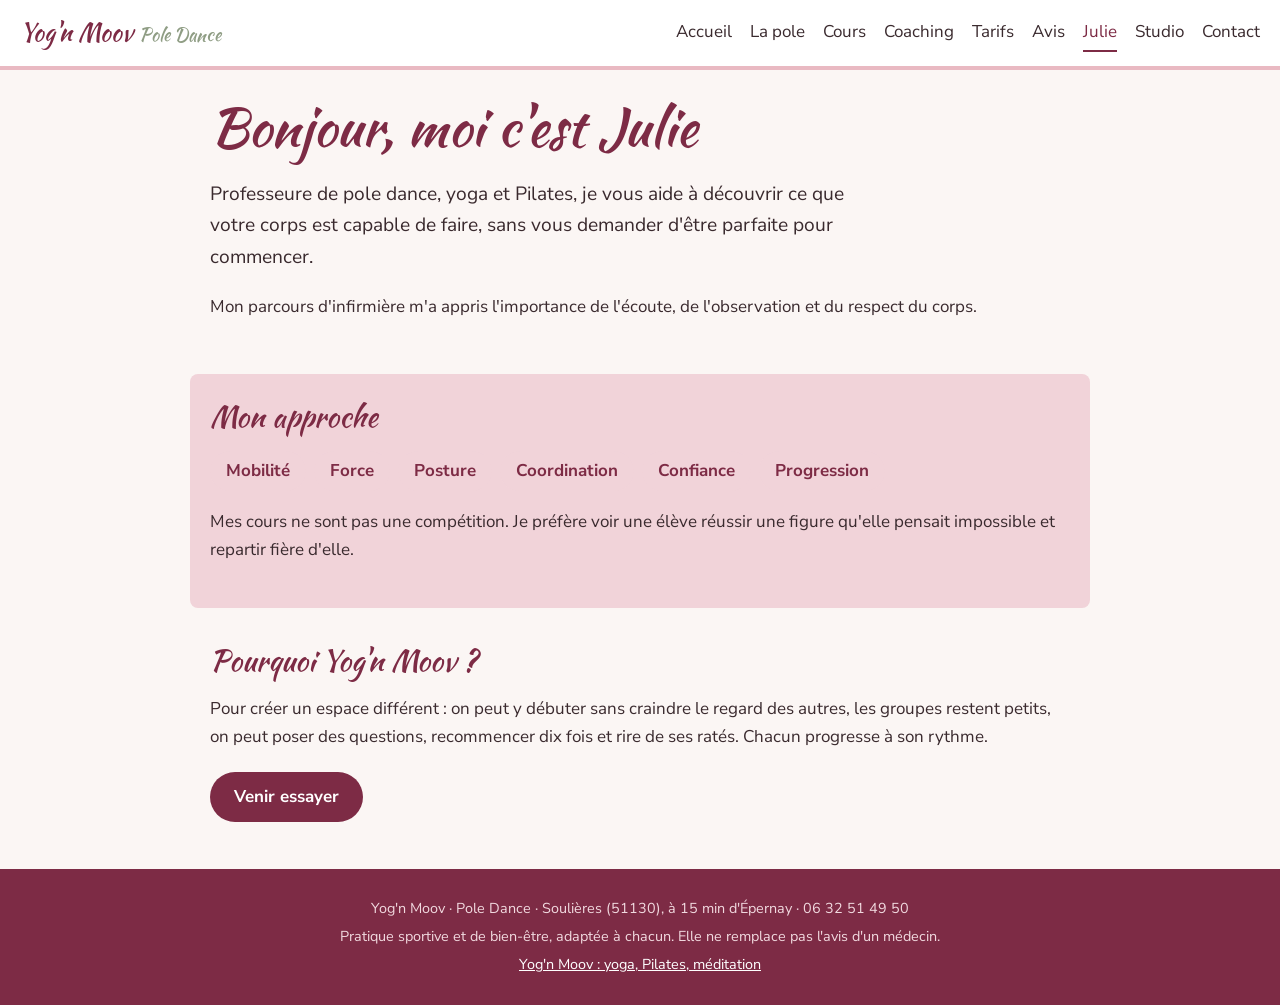
<file: julie.html>
<!DOCTYPE html>
<html lang="fr"><head><meta charset="utf-8"><meta name="viewport" content="width=device-width, initial-scale=1">
<title>À propos de Julie | Yog'n Moov Pole Dance</title><meta name="description" content="Julie, professeure de pole dance, yoga et Pilates, infirmière : une approche à l'écoute du corps, sans compétition.">
<link href="https://fonts.googleapis.com/css2?family=Kaushan+Script&family=Nunito+Sans:wght@400;700&display=swap" rel="stylesheet">
<link rel="stylesheet" href="style.css"></head><body>
<header><a class="logo" href="index.html">Yog'n Moov <span>Pole Dance</span></a><nav><a href="index.html">Accueil</a><a href="pole.html">La pole</a><a href="cours.html">Cours</a><a href="coaching.html">Coaching</a><a href="tarifs.html">Tarifs</a><a href="avis.html">Avis</a><a href="julie.html" aria-current="page">Julie</a><a href="studio.html">Studio</a><a href="contact.html">Contact</a></nav></header>
<main>
<section><h1>Bonjour, moi c'est Julie</h1><p class="lead">Professeure de pole dance, yoga et Pilates, je vous aide à découvrir ce que votre corps est capable de faire, sans vous demander d'être parfaite pour commencer.</p>
<p>Mon parcours d'infirmière m'a appris l'importance de l'écoute, de l'observation et du respect du corps.</p></section>
<section class="soft"><h2>Mon approche</h2><ul class="chips"><li>Mobilité</li><li>Force</li><li>Posture</li><li>Coordination</li><li>Confiance</li><li>Progression</li></ul>
<p>Mes cours ne sont pas une compétition. Je préfère voir une élève réussir une figure qu'elle pensait impossible et repartir fière d'elle.</p></section>
<section><h2>Pourquoi Yog'n Moov ?</h2>
<p>Pour créer un espace différent : on peut y débuter sans craindre le regard des autres, les groupes restent petits, on peut poser des questions, recommencer dix fois et rire de ses ratés. Chacun progresse à son rythme.</p>
<p><a class="btn" href="contact.html">Venir essayer</a></p></section></main>
<footer><p>Yog'n Moov · Pole Dance · Soulières (51130), à 15 min d'Épernay · 06 32 51 49 50</p>
<p>Pratique sportive et de bien-être, adaptée à chacun. Elle ne remplace pas l'avis d'un médecin.</p>
<p><a href="https://www.yognmoov.fr">Yog'n Moov : yoga, Pilates, méditation</a></p></footer></body></html>
</file>
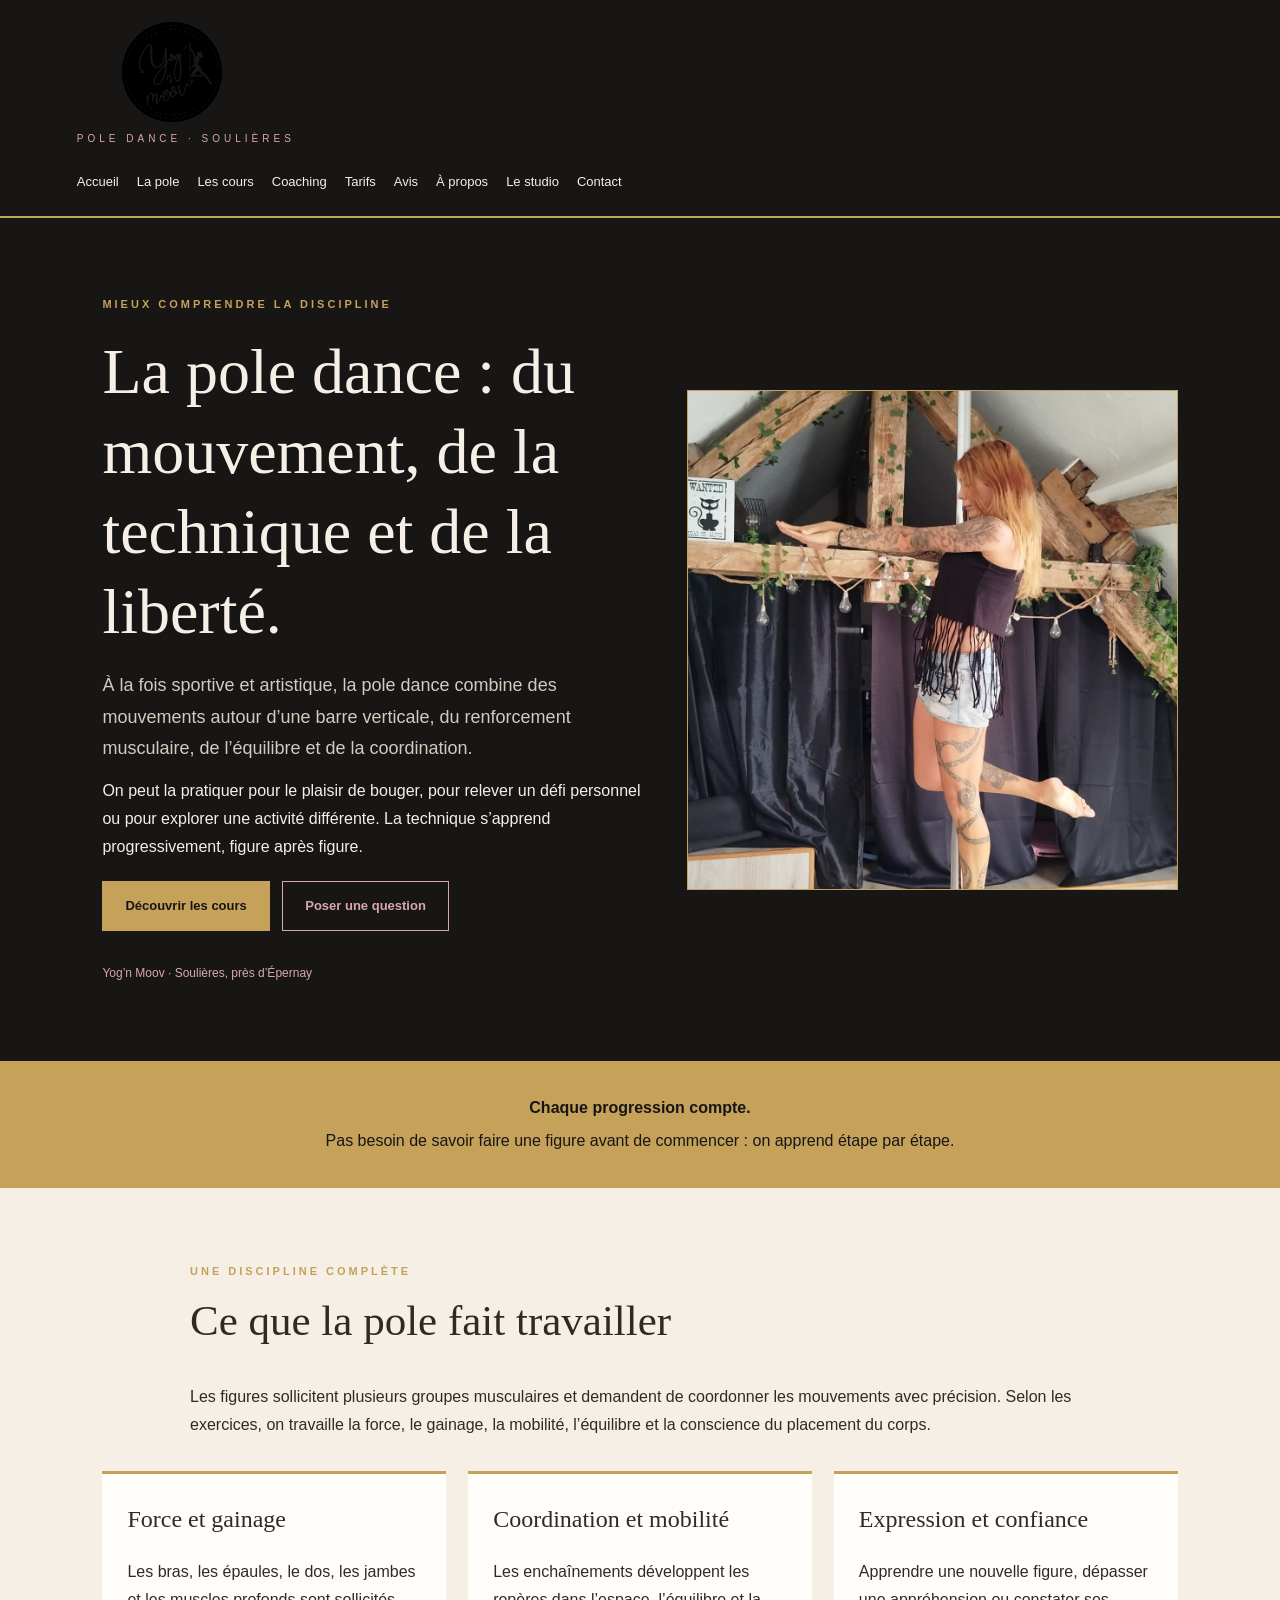
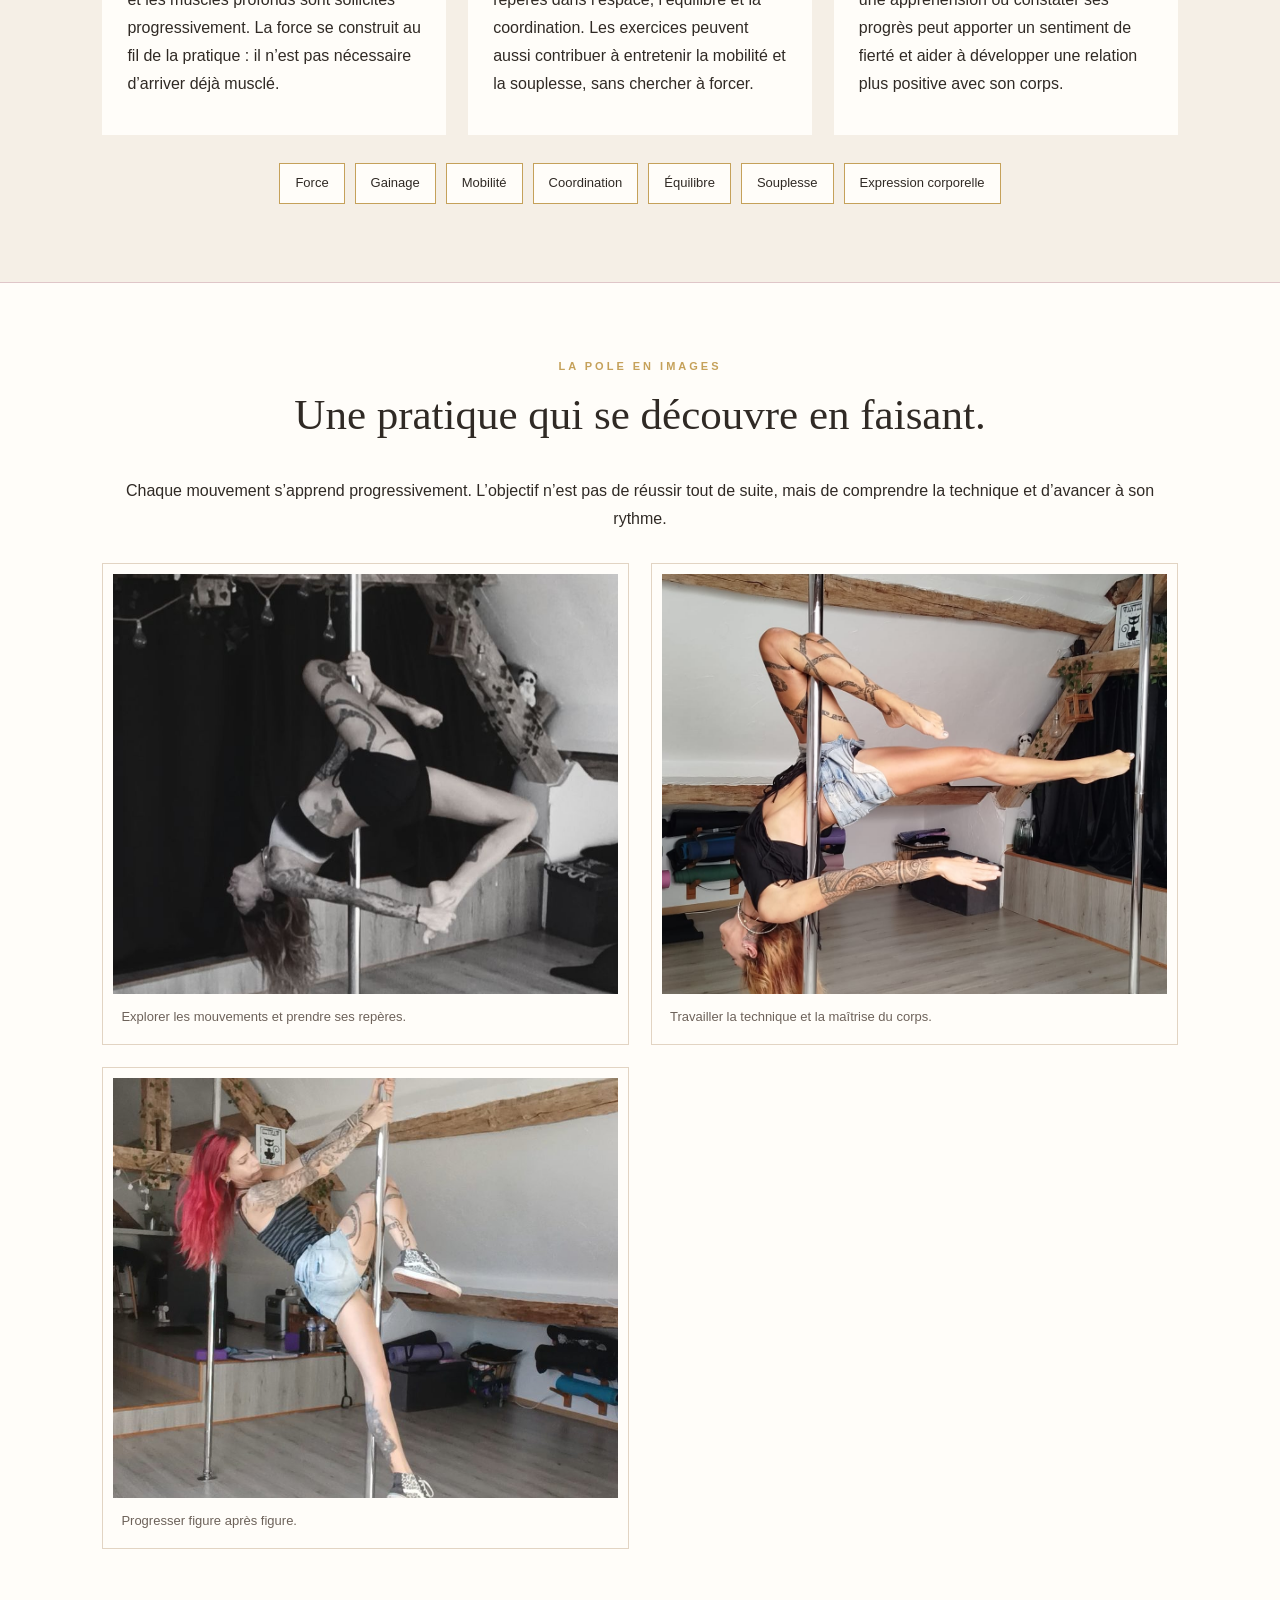
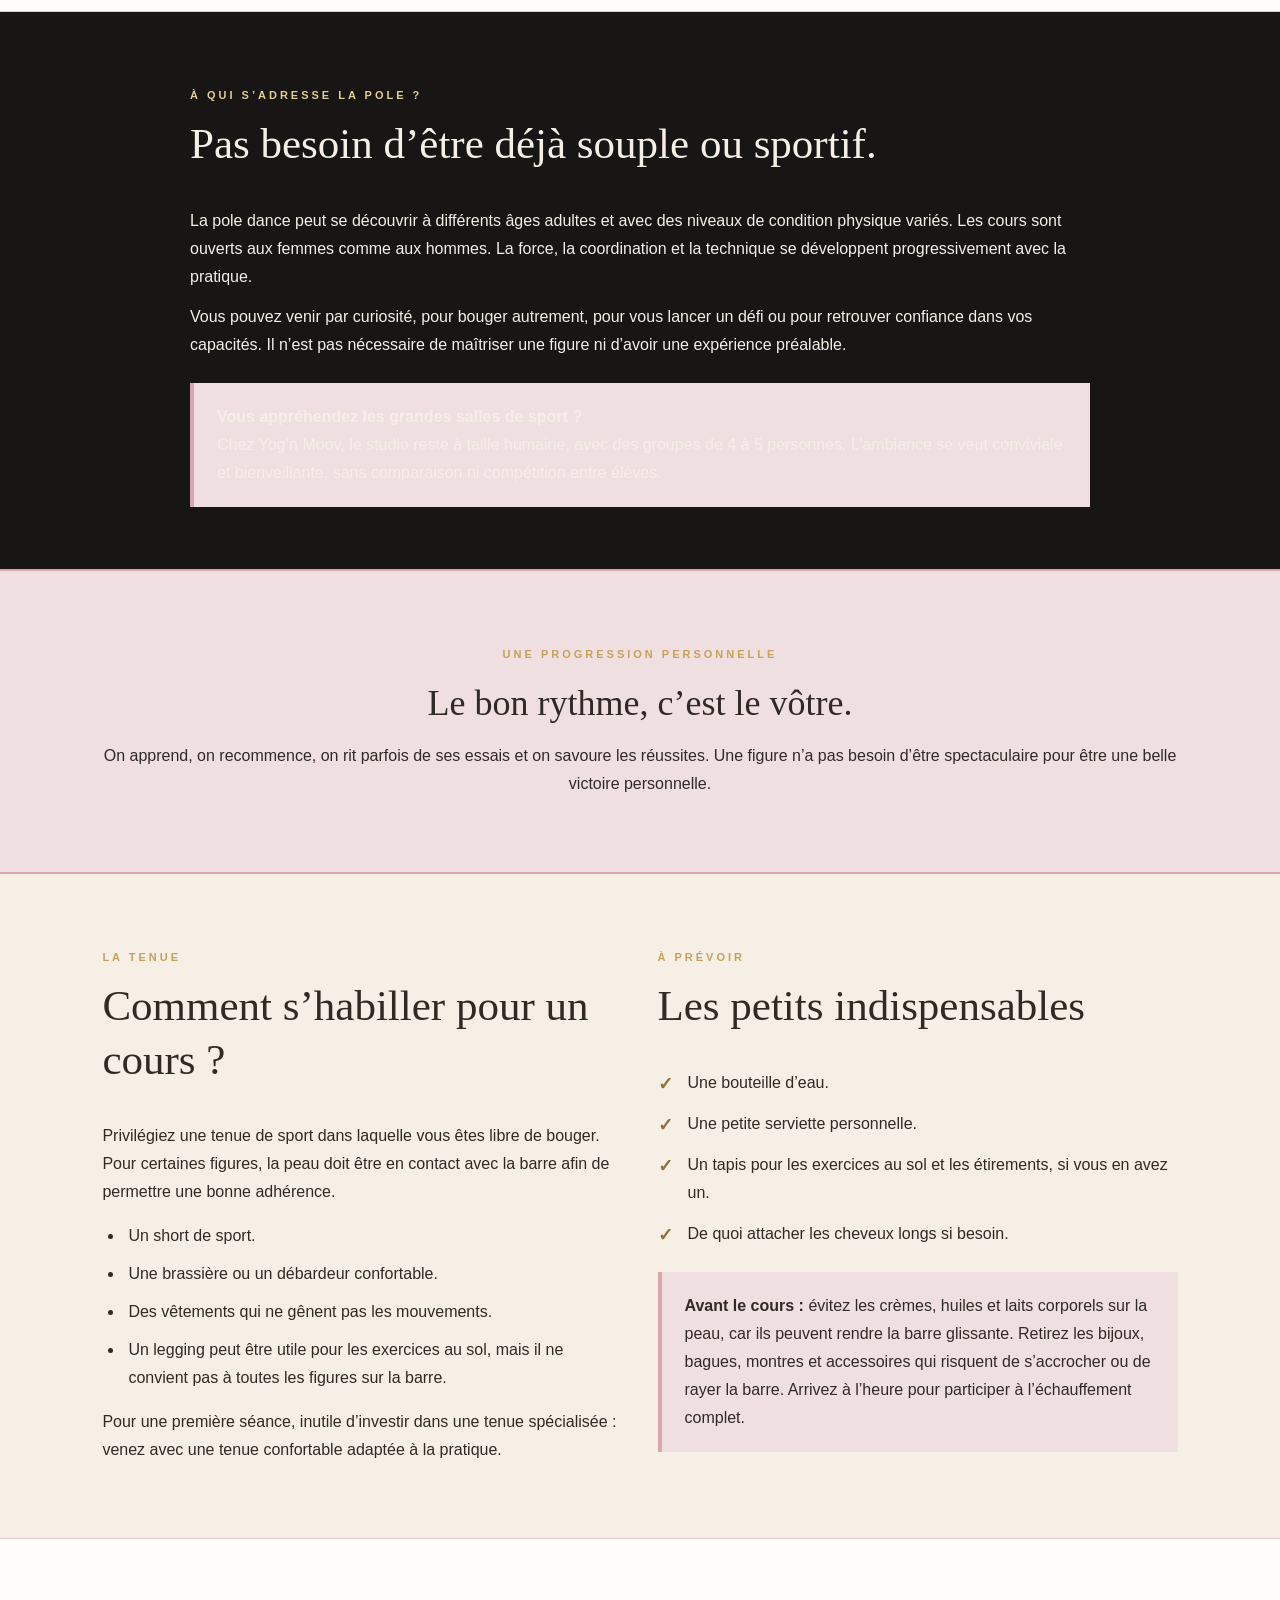
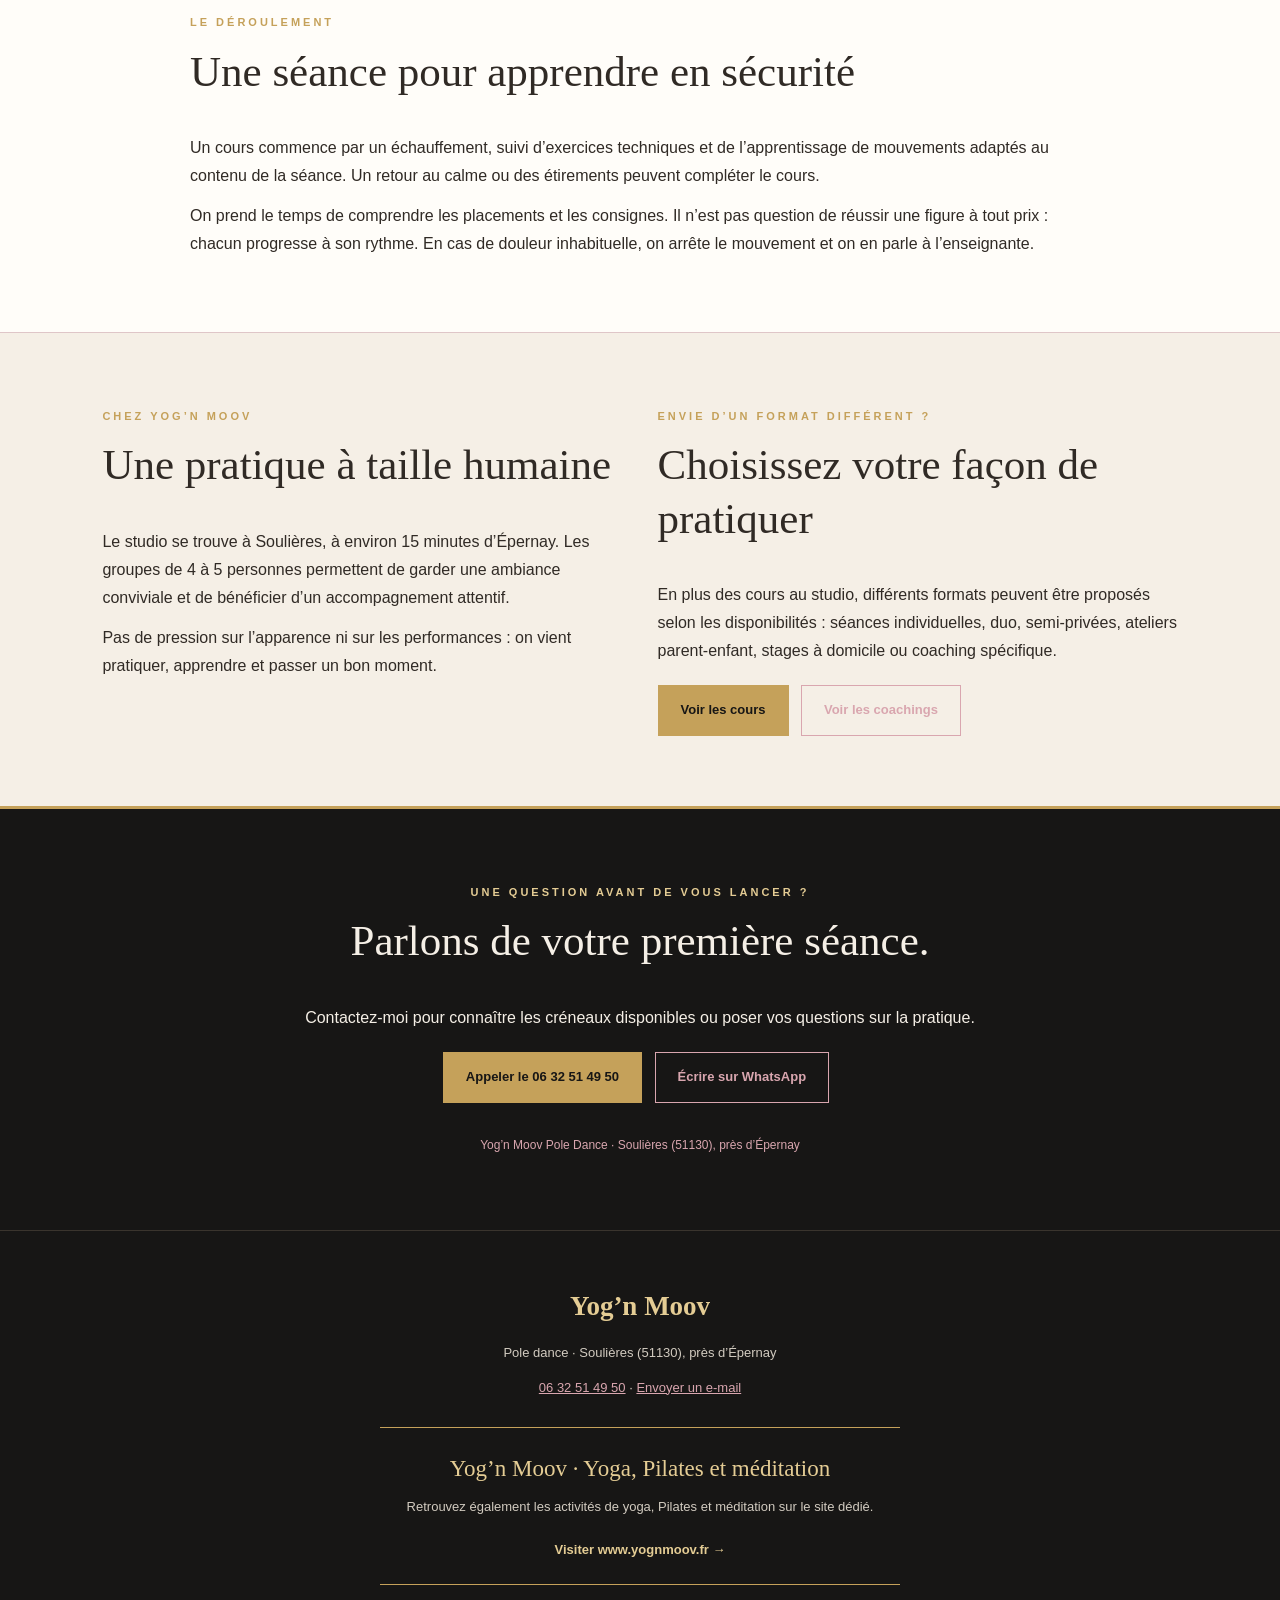
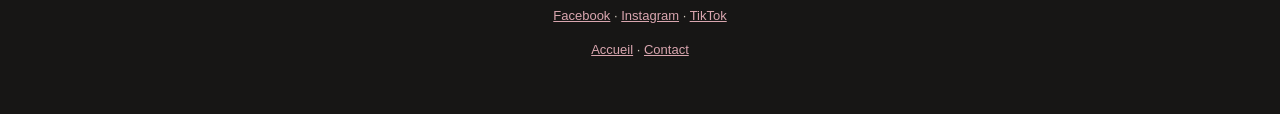
<file: pole.html>
<!DOCTYPE html>
<html lang="fr">
<head>
<meta charset="UTF-8">
<meta name="viewport" content="width=device-width, initial-scale=1">
<title>Comprendre la pole dance | Yog’n Moov près d’Épernay</title>
<meta name="description" content="Découvrez la pole dance : discipline sportive et artistique, bienfaits physiques et mentaux, tenue conseillée et conseils pour votre premier cours chez Yog’n Moov à Soulières près d’Épernay.">
<meta name="robots" content="index, follow">
<meta name="theme-color" content="#171615">

<style>
:root {
  --black:#171615;
  --gold:#c5a15a;
  --gold-light:#e4cc94;
  --cream:#f5efe6;
  --white:#fffdf9;
  --pink:#d9a6af;
  --pink-light:#f0dfe1;
  --text:#302a25;
  --muted:#6d625a;
}

* { box-sizing:border-box; }

html { scroll-behavior:smooth; }

body {
  margin:0;
  background:var(--cream);
  color:var(--text);
  font-family:Arial,Helvetica,sans-serif;
  line-height:1.75;
}

img { max-width:100%; }

a { color:inherit; }

header {
  background:var(--black);
  color:var(--cream);
  padding:22px 6%;
  border-bottom:2px solid var(--gold);
}

.logo {
  display:inline-block;
  text-decoration:none;
}

.logo img {
  display:block;
  width:190px;
  max-width:100%;
  max-height:100px;
  object-fit:contain;
}

.brand-caption {
  display:block;
  margin-top:8px;
  color:var(--pink);
  font-size:10px;
  letter-spacing:4px;
}

nav {
  display:flex;
  flex-wrap:wrap;
  gap:10px 18px;
  margin-top:20px;
}

nav a {
  text-decoration:none;
  color:var(--cream);
  font-size:13px;
}

nav a:hover { color:var(--pink); }

section { padding:62px 8%; }

h1,h2,h3 {
  font-family:Georgia,"Times New Roman",serif;
  font-weight:normal;
  line-height:1.25;
}

h1 {
  font-size:clamp(38px,5vw,64px);
  margin:18px 0;
}

h2 {
  font-size:clamp(30px,4vw,43px);
  margin-top:10px;
}

h3 {
  font-size:24px;
}

p { margin:12px 0; }

.kicker {
  color:var(--gold);
  text-transform:uppercase;
  font-size:11px;
  letter-spacing:3px;
  font-weight:bold;
}

.hero {
  background:var(--black);
  color:var(--cream);
  display:grid;
  grid-template-columns:1.05fr .95fr;
  align-items:center;
  gap:42px;
  padding-top:65px;
  padding-bottom:65px;
}

.lead {
  font-size:18px;
  color:#d2cbc0;
}

.hero-image {
  width:100%;
  height:500px;
  object-fit:cover;
  object-position:center;
  border:1px solid var(--gold);
}

.hero-note {
  font-size:12px;
  color:var(--pink);
  margin-top:24px;
}

.btn {
  display:inline-block;
  background:var(--gold);
  color:var(--black);
  text-decoration:none;
  padding:13px 22px;
  margin:8px 8px 8px 0;
  font-size:13px;
  font-weight:bold;
  border:1px solid var(--gold);
}

.btn:hover { background:var(--gold-light); }

.btn.alt {
  background:transparent;
  color:var(--pink);
  border-color:var(--pink);
}

.btn.alt:hover {
  background:var(--pink);
  color:var(--black);
}

.band {
  background:var(--gold);
  color:var(--black);
  text-align:center;
  padding:28px 8%;
}

.band p { margin:5px 0; }

.intro {
  max-width:900px;
  margin:0 auto;
}

.center { text-align:center; }

.soft {
  background:var(--white);
  border-top:1px solid #dfc6c8;
  border-bottom:1px solid #dfc6c8;
}

.pink-band {
  background:var(--pink-light);
  border-top:2px solid var(--pink);
  border-bottom:2px solid var(--pink);
}

.dark-section {
  background:var(--black);
  color:var(--cream);
}

.dark-section .kicker { color:var(--gold-light); }

.chips {
  display:flex;
  flex-wrap:wrap;
  justify-content:center;
  gap:10px;
  list-style:none;
  padding:0;
  margin-top:28px;
}

.chips li {
  border:1px solid var(--gold);
  background:var(--white);
  padding:8px 15px;
  font-size:13px;
}

.benefits {
  display:grid;
  grid-template-columns:repeat(3,1fr);
  gap:22px;
  margin-top:32px;
}

.benefit {
  padding:25px;
  background:var(--white);
  border-top:3px solid var(--gold);
}

.benefit h3 { margin-top:5px; }

.photo-grid {
  display:grid;
  grid-template-columns:repeat(2,minmax(0,1fr));
  gap:22px;
  margin-top:30px;
}

.photo-grid figure {
  margin:0;
  background:var(--white);
  padding:10px;
  border:1px solid #e2d4c3;
}

.photo-grid img {
  display:block;
  width:100%;
  height:420px;
  object-fit:cover;
  object-position:center;
}

.photo-grid figcaption {
  padding:12px 8px 5px;
  font-size:13px;
  color:var(--muted);
}

.two-columns {
  display:grid;
  grid-template-columns:1fr 1fr;
  gap:35px;
  align-items:start;
}

.list { padding-left:22px; }

.list li {
  padding-left:4px;
  margin-bottom:10px;
}

.notice {
  padding:20px 23px;
  background:var(--pink-light);
  border-left:4px solid var(--pink);
  margin-top:24px;
}

.checklist {
  list-style:none;
  padding:0;
}

.checklist li {
  position:relative;
  padding-left:30px;
  margin-bottom:13px;
}

.checklist li:before {
  content:"✓";
  position:absolute;
  left:0;
  top:0;
  color:#92713b;
  font-weight:bold;
  font-size:18px;
}

.quote {
  max-width:850px;
  margin:0 auto;
  font-family:Georgia,"Times New Roman",serif;
  font-size:clamp(24px,3vw,36px);
  line-height:1.5;
}

.cta {
  text-align:center;
  background:var(--black);
  color:var(--cream);
  border-top:3px solid var(--gold);
}

.cta .kicker { color:var(--gold-light); }

footer {
  background:var(--black);
  color:#d2cbc0;
  text-align:center;
  padding:40px 7%;
  font-size:13px;
  border-top:1px solid #3a342d;
}

footer a { color:var(--pink); }

.footer-brand {
  color:var(--gold-light);
  font-family:Georgia,"Times New Roman",serif;
  font-size:27px;
  font-weight:bold;
}

.footer-yoga {
  margin:28px auto 20px;
  padding:22px 15px;
  max-width:520px;
  border-top:1px solid var(--gold);
  border-bottom:1px solid var(--gold);
}

.footer-yoga h3 {
  color:var(--gold-light);
  font-size:23px;
  margin:5px 0 10px;
}

.footer-yoga a {
  display:inline-block;
  margin-top:8px;
  color:var(--gold-light);
  font-weight:bold;
  text-decoration:none;
}

.footer-yoga a:hover { color:var(--pink); }

@media(max-width:760px) {
  header { padding:20px 6%; }

  .logo img { width:165px; }

  nav { gap:12px 15px; }

  .hero,
  .benefits,
  .two-columns {
    grid-template-columns:1fr;
  }

  .hero {
    padding:42px 7%;
    gap:25px;
  }

  .hero-image { height:400px; }

  section { padding:45px 7%; }

  .photo-grid { grid-template-columns:1fr; }

  .photo-grid img {
    height:auto;
    max-height:520px;
    object-fit:contain;
    background:#e9e3dc;
  }
}
</style>
</head>

<body>

<header>
  <a class="logo" href="index.html" aria-label="Yog’n Moov - Accueil">
    <img src="logo_yognmoov_noir_transparent.png" alt="Logo Yog’n Moov">
    <span class="brand-caption">POLE DANCE · SOULIÈRES</span>
  </a>

  <nav aria-label="Navigation principale">
    <a href="index.html">Accueil</a>
    <a href="pole.html" aria-current="page">La pole</a>
    <a href="cours.html">Les cours</a>
    <a href="coaching.html">Coaching</a>
    <a href="tarifs.html">Tarifs</a>
    <a href="avis.html">Avis</a>
    <a href="julie.html">À propos</a>
    <a href="studio.html">Le studio</a>
    <a href="contact.html">Contact</a>
  </nav>
</header>

<main>

<section class="hero">
  <div>
    <p class="kicker">Mieux comprendre la discipline</p>

    <h1>La pole dance : du mouvement, de la technique et de la liberté.</h1>

    <p class="lead">
      À la fois sportive et artistique, la pole dance combine des mouvements
      autour d’une barre verticale, du renforcement musculaire, de l’équilibre
      et de la coordination.
    </p>

    <p>
      On peut la pratiquer pour le plaisir de bouger, pour relever un défi
      personnel ou pour explorer une activité différente. La technique
      s’apprend progressivement, figure après figure.
    </p>

    <a class="btn" href="cours.html">Découvrir les cours</a>
    <a class="btn alt" href="contact.html">Poser une question</a>

    <p class="hero-note">Yog’n Moov · Soulières, près d’Épernay</p>
  </div>

  <img class="hero-image" src="pole-photo-1.jpg"
       alt="Pratique de la pole dance chez Yog’n Moov">
</section>

<div class="band">
  <p><strong>Chaque progression compte.</strong></p>
  <p>Pas besoin de savoir faire une figure avant de commencer : on apprend étape par étape.</p>
</div>

<section>
  <div class="intro">
    <p class="kicker">Une discipline complète</p>
    <h2>Ce que la pole fait travailler</h2>
    <p>
      Les figures sollicitent plusieurs groupes musculaires et demandent de
      coordonner les mouvements avec précision. Selon les exercices, on
      travaille la force, le gainage, la mobilité, l’équilibre et la conscience
      du placement du corps.
    </p>
  </div>

  <div class="benefits">
    <article class="benefit">
      <h3>Force et gainage</h3>
      <p>
        Les bras, les épaules, le dos, les jambes et les muscles profonds sont
        sollicités progressivement. La force se construit au fil de la pratique :
        il n’est pas nécessaire d’arriver déjà musclé.
      </p>
    </article>

    <article class="benefit">
      <h3>Coordination et mobilité</h3>
      <p>
        Les enchaînements développent les repères dans l’espace, l’équilibre
        et la coordination. Les exercices peuvent aussi contribuer à entretenir
        la mobilité et la souplesse, sans chercher à forcer.
      </p>
    </article>

    <article class="benefit">
      <h3>Expression et confiance</h3>
      <p>
        Apprendre une nouvelle figure, dépasser une appréhension ou constater
        ses progrès peut apporter un sentiment de fierté et aider à développer
        une relation plus positive avec son corps.
      </p>
    </article>
  </div>

  <ul class="chips">
    <li>Force</li>
    <li>Gainage</li>
    <li>Mobilité</li>
    <li>Coordination</li>
    <li>Équilibre</li>
    <li>Souplesse</li>
    <li>Expression corporelle</li>
  </ul>
</section>

<section class="soft">
  <div class="center">
    <p class="kicker">La pole en images</p>
    <h2>Une pratique qui se découvre en faisant.</h2>
    <p>
      Chaque mouvement s’apprend progressivement. L’objectif n’est pas de
      réussir tout de suite, mais de comprendre la technique et d’avancer à son rythme.
    </p>
  </div>

  <div class="photo-grid">
    <figure>
      <img src="pole-photo-2.jpg" alt="Figure de pole dance en noir et blanc">
      <figcaption>Explorer les mouvements et prendre ses repères.</figcaption>
    </figure>

    <figure>
      <img src="pole-photo-3.jpg" alt="Figure de pole dance au studio Yog’n Moov">
      <figcaption>Travailler la technique et la maîtrise du corps.</figcaption>
    </figure>

    <figure>
      <img src="pole-photo-4.jpg" alt="Entraînement de pole dance chez Yog’n Moov">
      <figcaption>Progresser figure après figure.</figcaption>
    </figure>
  </div>
</section>

<section class="dark-section">
  <div class="intro">
    <p class="kicker">À qui s’adresse la pole ?</p>
    <h2>Pas besoin d’être déjà souple ou sportif.</h2>

    <p>
      La pole dance peut se découvrir à différents âges adultes et avec des
      niveaux de condition physique variés. Les cours sont ouverts aux femmes
      comme aux hommes. La force, la coordination et la technique se développent
      progressivement avec la pratique.
    </p>

    <p>
      Vous pouvez venir par curiosité, pour bouger autrement, pour vous lancer
      un défi ou pour retrouver confiance dans vos capacités. Il n’est pas
      nécessaire de maîtriser une figure ni d’avoir une expérience préalable.
    </p>

    <div class="notice">
      <strong>Vous appréhendez les grandes salles de sport ?</strong><br>
      Chez Yog’n Moov, le studio reste à taille humaine, avec des groupes de
      4 à 5 personnes. L’ambiance se veut conviviale et bienveillante, sans
      comparaison ni compétition entre élèves.
    </div>
  </div>
</section>

<section class="pink-band center">
  <p class="kicker">Une progression personnelle</p>
  <p class="quote">Le bon rythme, c’est le vôtre.</p>
  <p>
    On apprend, on recommence, on rit parfois de ses essais et on savoure
    les réussites. Une figure n’a pas besoin d’être spectaculaire pour être
    une belle victoire personnelle.
  </p>
</section>

<section>
  <div class="two-columns">
    <div>
      <p class="kicker">La tenue</p>
      <h2>Comment s’habiller pour un cours ?</h2>

      <p>
        Privilégiez une tenue de sport dans laquelle vous êtes libre de bouger.
        Pour certaines figures, la peau doit être en contact avec la barre
        afin de permettre une bonne adhérence.
      </p>

      <ul class="list">
        <li>Un short de sport.</li>
        <li>Une brassière ou un débardeur confortable.</li>
        <li>Des vêtements qui ne gênent pas les mouvements.</li>
        <li>
          Un legging peut être utile pour les exercices au sol, mais il ne
          convient pas à toutes les figures sur la barre.
        </li>
      </ul>

      <p>
        Pour une première séance, inutile d’investir dans une tenue spécialisée :
        venez avec une tenue confortable adaptée à la pratique.
      </p>
    </div>

    <div>
      <p class="kicker">À prévoir</p>
      <h2>Les petits indispensables</h2>

      <ul class="checklist">
        <li>Une bouteille d’eau.</li>
        <li>Une petite serviette personnelle.</li>
        <li>Un tapis pour les exercices au sol et les étirements, si vous en avez un.</li>
        <li>De quoi attacher les cheveux longs si besoin.</li>
      </ul>

      <div class="notice">
        <strong>Avant le cours :</strong> évitez les crèmes, huiles et laits
        corporels sur la peau, car ils peuvent rendre la barre glissante.
        Retirez les bijoux, bagues, montres et accessoires qui risquent de
        s’accrocher ou de rayer la barre. Arrivez à l’heure pour participer
        à l’échauffement complet.
      </div>
    </div>
  </div>
</section>

<section class="soft">
  <div class="intro">
    <p class="kicker">Le déroulement</p>
    <h2>Une séance pour apprendre en sécurité</h2>

    <p>
      Un cours commence par un échauffement, suivi d’exercices techniques et
      de l’apprentissage de mouvements adaptés au contenu de la séance.
      Un retour au calme ou des étirements peuvent compléter le cours.
    </p>

    <p>
      On prend le temps de comprendre les placements et les consignes.
      Il n’est pas question de réussir une figure à tout prix : chacun progresse
      à son rythme. En cas de douleur inhabituelle, on arrête le mouvement
      et on en parle à l’enseignante.
    </p>
  </div>
</section>

<section>
  <div class="two-columns">
    <div>
      <p class="kicker">Chez Yog’n Moov</p>
      <h2>Une pratique à taille humaine</h2>

      <p>
        Le studio se trouve à Soulières, à environ 15 minutes d’Épernay.
        Les groupes de 4 à 5 personnes permettent de garder une ambiance
        conviviale et de bénéficier d’un accompagnement attentif.
      </p>

      <p>
        Pas de pression sur l’apparence ni sur les performances : on vient
        pratiquer, apprendre et passer un bon moment.
      </p>
    </div>

    <div>
      <p class="kicker">Envie d’un format différent ?</p>
      <h2>Choisissez votre façon de pratiquer</h2>

      <p>
        En plus des cours au studio, différents formats peuvent être proposés
        selon les disponibilités : séances individuelles, duo, semi-privées,
        ateliers parent-enfant, stages à domicile ou coaching spécifique.
      </p>

      <a class="btn" href="cours.html">Voir les cours</a>
      <a class="btn alt" href="coaching.html">Voir les coachings</a>
    </div>
  </div>
</section>

<section class="cta">
  <p class="kicker">Une question avant de vous lancer ?</p>
  <h2>Parlons de votre première séance.</h2>
  <p>
    Contactez-moi pour connaître les créneaux disponibles ou poser vos questions
    sur la pratique.
  </p>

  <a class="btn" href="tel:+33632514950">Appeler le 06 32 51 49 50</a>
  <a class="btn alt" href="https://wa.me/33632514950" target="_blank" rel="noopener noreferrer">Écrire sur WhatsApp</a>

  <p class="hero-note">Yog’n Moov Pole Dance · Soulières (51130), près d’Épernay</p>
</section>

</main>

<footer>
  <p class="footer-brand">Yog’n Moov</p>
  <p>Pole dance · Soulières (51130), près d’Épernay</p>

  <p>
    <a href="tel:+33632514950">06 32 51 49 50</a> ·
    <a href="mailto:poledancejulie@gmail.com">Envoyer un e-mail</a>
  </p>

  <div class="footer-yoga">
    <h3>Yog’n Moov · Yoga, Pilates et méditation</h3>
    <p>Retrouvez également les activités de yoga, Pilates et méditation sur le site dédié.</p>
    <a href="https://www.yognmoov.fr" target="_blank" rel="noopener noreferrer">Visiter www.yognmoov.fr →</a>
  </div>

  <p>
    <a href="https://www.facebook.com/share/17JPoeD2sn/">Facebook</a> ·
    <a href="https://instagram.com/yognmoov_julie?rpxt=eHNpNGN0bmpyZjcz">Instagram</a> ·
    <a href="https://www.tiktok.com/@yogn.moov?_r=1&_t=ZN-9AP1Zvefj8Q">TikTok</a>
  </p>

  <p><a href="index.html">Accueil</a> · <a href="contact.html">Contact</a></p>
</footer>

</body>
</html>
</file>
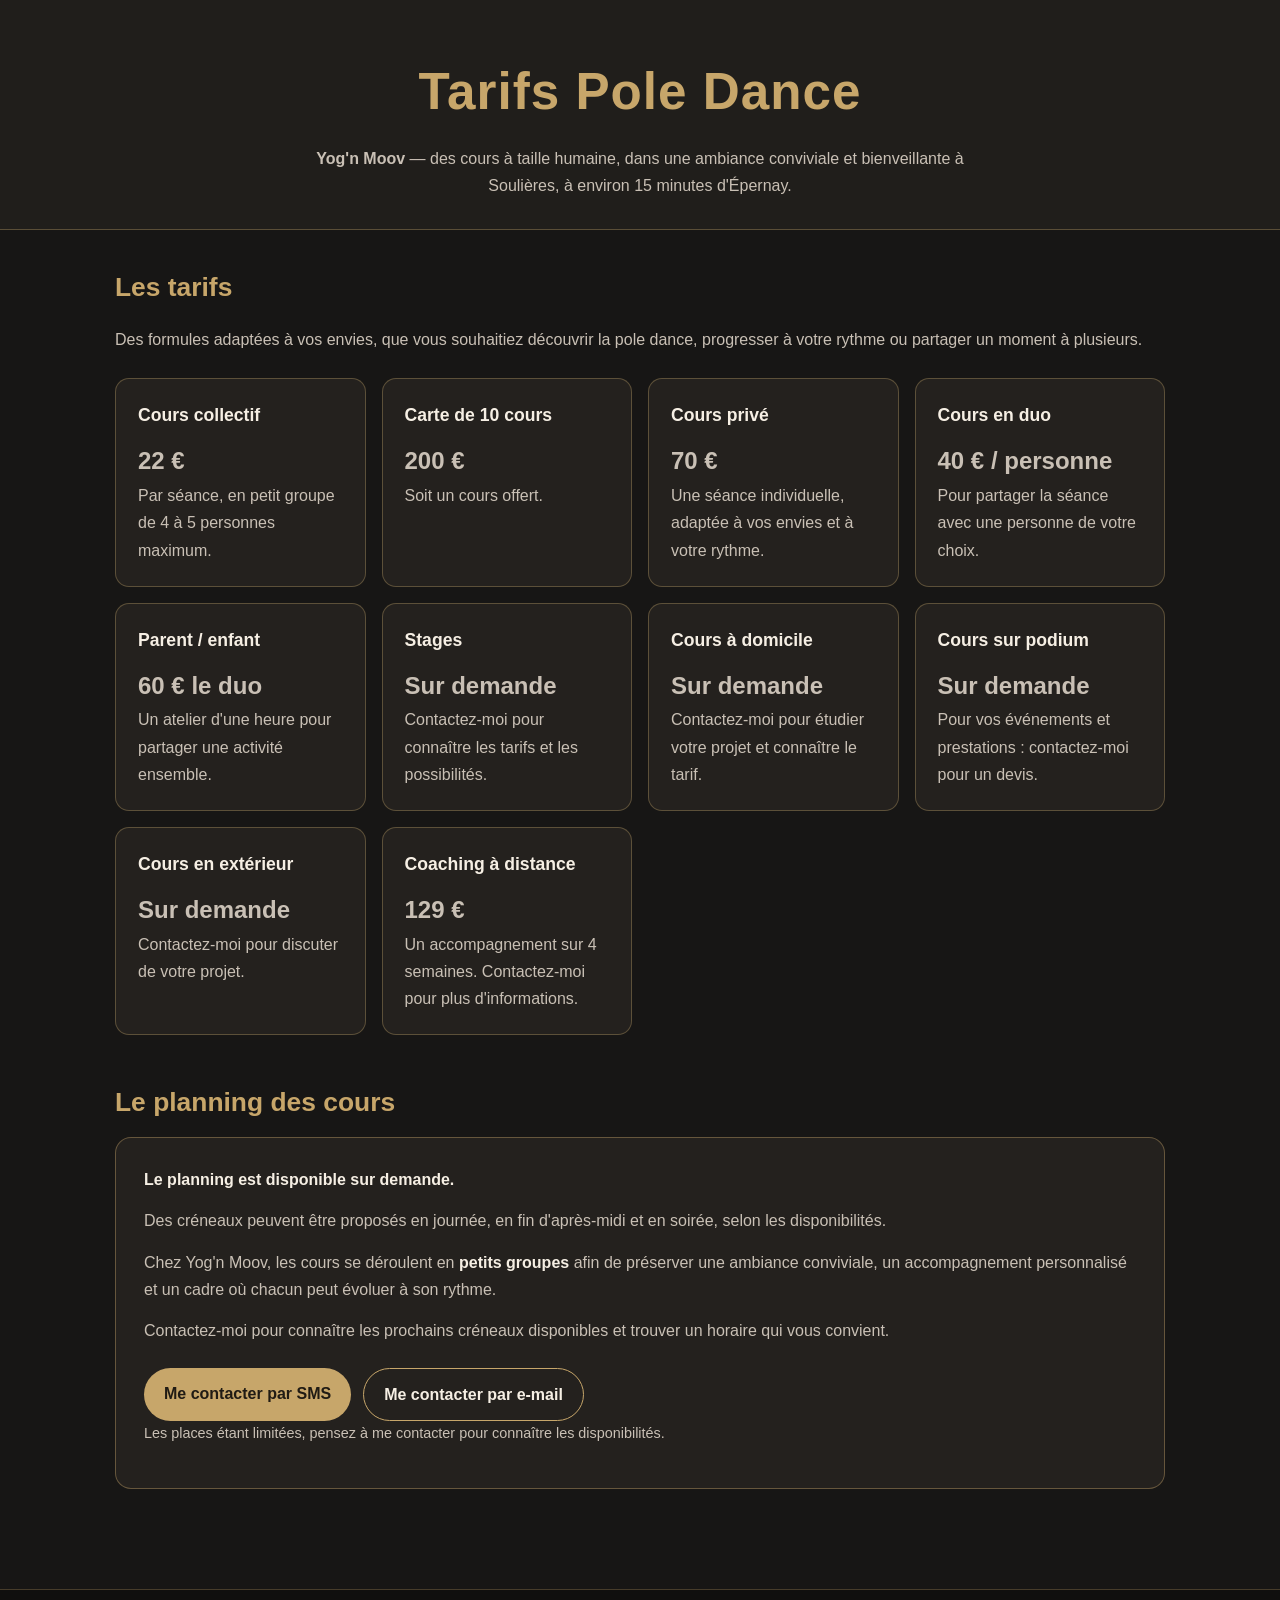
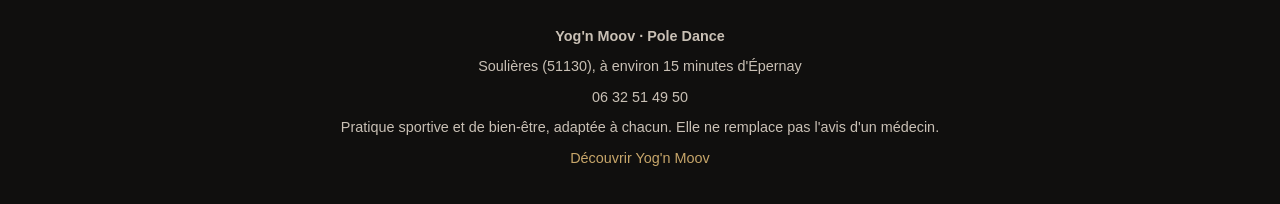
<file: tarifs.html>
<!DOCTYPE html>
<html lang="fr">
<head>
  <meta charset="UTF-8">
  <meta name="viewport" content="width=device-width, initial-scale=1.0">

  <title>Tarifs Pole Dance | Yog'n Moov à Soulières</title>

  <meta name="description" content="Découvrez les tarifs des cours de pole dance chez Yog'n Moov à Soulières, près d'Épernay : cours collectifs, privés, duo, parent-enfant, stages et coaching à distance.">

  <style>
    :root {
      --fond: #171615;
      --fond-carte: #24211e;
      --dore: #c7a66a;
      --creme: #f6efe4;
      --texte: #f4eee6;
      --texte-doux: #c9c0b5;
    }

    * {
      box-sizing: border-box;
    }

    html {
      scroll-behavior: smooth;
    }

    body {
      margin: 0;
      font-family: Arial, Helvetica, sans-serif;
      background: var(--fond);
      color: var(--texte);
      line-height: 1.7;
    }

    header {
      text-align: center;
      padding: 48px 20px 30px;
      background: #201e1b;
      border-bottom: 1px solid rgba(199, 166, 106, 0.35);
    }

    header h1 {
      margin: 0 0 10px;
      color: var(--dore);
      font-size: clamp(2rem, 6vw, 3.2rem);
      letter-spacing: 1px;
    }

    header p {
      max-width: 650px;
      margin: 0 auto;
      color: var(--texte-doux);
    }

    main {
      width: min(100% - 32px, 1050px);
      margin: 0 auto;
      padding: 35px 0 55px;
    }

    section {
      margin-bottom: 45px;
    }

    h2 {
      color: var(--dore);
      font-size: 1.65rem;
      margin: 0 0 12px;
    }

    .intro {
      color: var(--texte-doux);
      margin-bottom: 25px;
    }

    .tarifs-grid {
      display: grid;
      grid-template-columns: repeat(auto-fit, minmax(220px, 1fr));
      gap: 16px;
    }

    .tarif-card {
      background: var(--fond-carte);
      border: 1px solid rgba(199, 166, 106, 0.35);
      border-radius: 14px;
      padding: 22px;
    }

    .tarif-card h3 {
      color: var(--creme);
      font-size: 1.1rem;
      margin: 0 0 10px;
    }

    .prix {
      color: var(--dore);
      font-size: 1.5rem;
      font-weight: bold;
      margin: 0 0 8px;
    }

    .tarif-card p {
      color: var(--texte-doux);
      margin: 0;
    }

    .planning {
      background: var(--fond-carte);
      border: 1px solid rgba(199, 166, 106, 0.4);
      border-radius: 16px;
      padding: 28px;
    }

    .planning p {
      color: var(--texte-doux);
      margin: 0 0 14px;
    }

    .planning strong {
      color: var(--creme);
    }

    .planning-buttons {
      display: flex;
      flex-wrap: wrap;
      gap: 12px;
      margin-top: 24px;
    }

    .btn {
      display: inline-block;
      text-align: center;
      text-decoration: none;
      padding: 12px 20px;
      border-radius: 30px;
      font-weight: bold;
      transition: 0.2s ease;
    }

    .btn-principal {
      background: var(--dore);
      color: #201b14;
    }

    .btn-secondaire {
      background: transparent;
      border: 1px solid var(--dore);
      color: var(--creme);
    }

    .btn:hover {
      transform: translateY(-2px);
      opacity: 0.9;
    }

    .note {
      color: var(--texte-doux);
      font-size: 0.9rem;
      margin-top: 20px;
    }

    footer {
      text-align: center;
      padding: 28px 18px;
      background: #100f0e;
      border-top: 1px solid rgba(199, 166, 106, 0.3);
      color: var(--texte-doux);
      font-size: 0.9rem;
    }

    footer p {
      margin: 6px 0;
    }

    footer a {
      color: var(--dore);
      text-decoration: none;
    }

    @media (max-width: 600px) {
      header {
        padding: 35px 18px 25px;
      }

      main {
        width: min(100% - 24px, 1050px);
        padding-top: 25px;
      }

      .planning {
        padding: 21px;
      }

      .planning-buttons {
        flex-direction: column;
      }

      .btn {
        width: 100%;
      }
    }
  </style>
</head>

<body>

  <header>
    <h1>Tarifs Pole Dance</h1>
    <p>
      <strong>Yog'n Moov</strong> — des cours à taille humaine,
      dans une ambiance conviviale et bienveillante à Soulières,
      à environ 15 minutes d'Épernay.
    </p>
  </header>

  <main>

    <section id="tarifs">
      <h2>Les tarifs</h2>
      <p class="intro">
        Des formules adaptées à vos envies, que vous souhaitiez
        découvrir la pole dance, progresser à votre rythme ou partager
        un moment à plusieurs.
      </p>

      <div class="tarifs-grid">

        <article class="tarif-card">
          <h3>Cours collectif</h3>
          <p class="prix">22 €</p>
          <p>Par séance, en petit groupe de 4 à 5 personnes maximum.</p>
        </article>

        <article class="tarif-card">
          <h3>Carte de 10 cours</h3>
          <p class="prix">200 €</p>
          <p>Soit un cours offert.</p>
        </article>

        <article class="tarif-card">
          <h3>Cours privé</h3>
          <p class="prix">70 €</p>
          <p>Une séance individuelle, adaptée à vos envies et à votre rythme.</p>
        </article>

        <article class="tarif-card">
          <h3>Cours en duo</h3>
          <p class="prix">40 € / personne</p>
          <p>Pour partager la séance avec une personne de votre choix.</p>
        </article>

        <article class="tarif-card">
          <h3>Parent / enfant</h3>
          <p class="prix">60 € le duo</p>
          <p>Un atelier d'une heure pour partager une activité ensemble.</p>
        </article>

        <article class="tarif-card">
          <h3>Stages</h3>
          <p class="prix">Sur demande</p>
          <p>Contactez-moi pour connaître les tarifs et les possibilités.</p>
        </article>

        <article class="tarif-card">
          <h3>Cours à domicile</h3>
          <p class="prix">Sur demande</p>
          <p>Contactez-moi pour étudier votre projet et connaître le tarif.</p>
        </article>

        <article class="tarif-card">
          <h3>Cours sur podium</h3>
          <p class="prix">Sur demande</p>
          <p>Pour vos événements et prestations : contactez-moi pour un devis.</p>
        </article>

        <article class="tarif-card">
          <h3>Cours en extérieur</h3>
          <p class="prix">Sur demande</p>
          <p>Contactez-moi pour discuter de votre projet.</p>
        </article>

        <article class="tarif-card">
          <h3>Coaching à distance</h3>
          <p class="prix">129 €</p>
          <p>Un accompagnement sur 4 semaines. Contactez-moi pour plus d'informations.</p>
        </article>

      </div>
    </section>

    <section id="planning">
      <h2>Le planning des cours</h2>

      <div class="planning">
        <p>
          <strong>Le planning est disponible sur demande.</strong>
        </p>

        <p>
          Des créneaux peuvent être proposés en journée,
          en fin d'après-midi et en soirée, selon les disponibilités.
        </p>

        <p>
          Chez Yog'n Moov, les cours se déroulent en
          <strong>petits groupes</strong> afin de préserver une ambiance
          conviviale, un accompagnement personnalisé et un cadre où chacun
          peut évoluer à son rythme.
        </p>

        <p>
          Contactez-moi pour connaître les prochains créneaux disponibles
          et trouver un horaire qui vous convient.
        </p>

        <div class="planning-buttons">
          <a class="btn btn-principal"
             href="sms:+33632514950">
            Me contacter par SMS
          </a>

          <a class="btn btn-secondaire"
             href="mailto:poledancejulie@gmail.com?subject=Demande%20de%20planning%20Pole%20Dance">
            Me contacter par e-mail
          </a>
        </div>

        <p class="note">
          Les places étant limitées, pensez à me contacter pour connaître
          les disponibilités.
        </p>
      </div>
    </section>

  </main>

  <footer>
    <p><strong>Yog'n Moov · Pole Dance</strong></p>
    <p>Soulières (51130), à environ 15 minutes d'Épernay</p>
    <p>06 32 51 49 50</p>
    <p>
      Pratique sportive et de bien-être, adaptée à chacun.
      Elle ne remplace pas l'avis d'un médecin.
    </p>
    <p>
      <a href="https://www.yognmoov.fr" target="_blank" rel="noopener noreferrer">
        Découvrir Yog'n Moov
      </a>
    </p>
  </footer>

</body>
</html>
</file>
<file: style.css>
:root{--bordeaux:#7d2b45;--rose:#f1d3d9;--poudre:#e9b9c2;--sauge:#8f9d84;--fond:#fbf6f4;--txt:#3a2a2e}
*{box-sizing:border-box}body{margin:0;font:17px/1.65 "Nunito Sans",system-ui,sans-serif;color:var(--txt);background:var(--fond)}
h1,h2,.logo,.defs dt{font-family:"Kaushan Script",Georgia,cursive;font-weight:400;color:var(--bordeaux);line-height:1.2}
header{background:#fff;padding:14px 20px;display:flex;flex-wrap:wrap;gap:10px 24px;align-items:center;justify-content:space-between;border-bottom:4px solid var(--poudre)}
.logo{text-decoration:none;font-size:1.5rem}.logo span{color:var(--sauge);font-size:1.1rem}
nav{display:flex;flex-wrap:wrap;gap:4px 18px}nav a{color:var(--txt);text-decoration:none;padding:4px 0;border-bottom:2px solid transparent}
nav a:hover,nav a[aria-current]{color:var(--bordeaux);border-color:var(--bordeaux)}
main{max-width:900px;margin:0 auto;padding:0 20px}section{padding:26px 0}
.soft{background:var(--rose);margin:10px -20px;padding:26px 20px;border-radius:8px}
h1{font-size:clamp(2.2rem,7vw,3.3rem);margin:0 0 12px}h2{font-size:1.8rem;margin:0 0 10px}
.kicker{color:var(--sauge);font-weight:700;margin:0 0 6px}.lead{font-size:1.2rem;max-width:34em}
.hero{display:flex;align-items:center;gap:30px;padding:36px 0 20px}.hero>div{flex:1.2}
.hero img{flex:1;min-width:0;width:100%;max-width:360px;height:auto;max-height:520px;object-fit:cover;border-radius:8px;border:4px solid #fff;box-shadow:0 0 0 2px var(--poudre)}
.band{background:var(--bordeaux);color:#fff;padding:14px 20px;border-radius:8px;margin:14px 0}.band p{margin:0}
.btn{display:inline-block;background:var(--bordeaux);color:#fff;padding:11px 24px;border-radius:999px;text-decoration:none;font-weight:700;margin:4px 6px 4px 0}
.btn.alt{background:transparent;box-shadow:inset 0 0 0 2px var(--bordeaux);color:var(--bordeaux)}.btn:hover{background:var(--sauge);color:#fff}
a:focus-visible{outline:3px solid var(--sauge);outline-offset:3px}
.chips{display:flex;flex-wrap:wrap;gap:8px;padding:0;list-style:none}.chips li{background:var(--rose);color:var(--bordeaux);padding:6px 16px;border-radius:999px;font-weight:700}
.defs dt{font-size:1.5rem;margin-top:20px}.defs dd{margin:2px 0 0}
table{width:100%;border-collapse:collapse;background:#fff}th,td{text-align:left;padding:12px 14px;border-bottom:1px solid var(--rose)}th{color:var(--bordeaux)}td{font-weight:700}
footer{background:var(--bordeaux);color:#f1d9df;text-align:center;padding:24px 20px;font-size:.9rem}footer p{margin:4px 0}footer a{color:#fff}
.doors{display:grid;grid-template-columns:repeat(auto-fit,minmax(260px,1fr));gap:16px;padding:10px 0}.door{display:block;background:var(--rose);padding:22px;border-radius:8px;text-decoration:none;color:var(--txt);border:2px solid transparent}.door.alt{background:#fff;border-color:var(--sauge)}.door:hover{border-color:var(--bordeaux)}.door h2{font-size:1.6rem}.door p{margin:0}
.gallery{display:grid;grid-template-columns:repeat(auto-fit,minmax(260px,1fr));gap:14px}.gallery img{width:100%;height:420px;object-fit:cover;border-radius:8px;border:4px solid #fff;box-shadow:0 0 0 2px var(--poudre)}
.quote{background:#fff;border-left:5px solid var(--poudre);padding:14px 20px;margin:0 0 16px;border-radius:0 8px 8px 0}.quote p{margin:4px 0}.stars{color:#c9962b;letter-spacing:2px}.quote cite{display:block;margin-top:8px;font-style:normal;font-weight:700;color:var(--bordeaux)}
@media(max-width:640px){.hero{flex-direction:column;align-items:flex-start;gap:18px}.hero img{max-width:100%;max-height:420px}}
</file>
